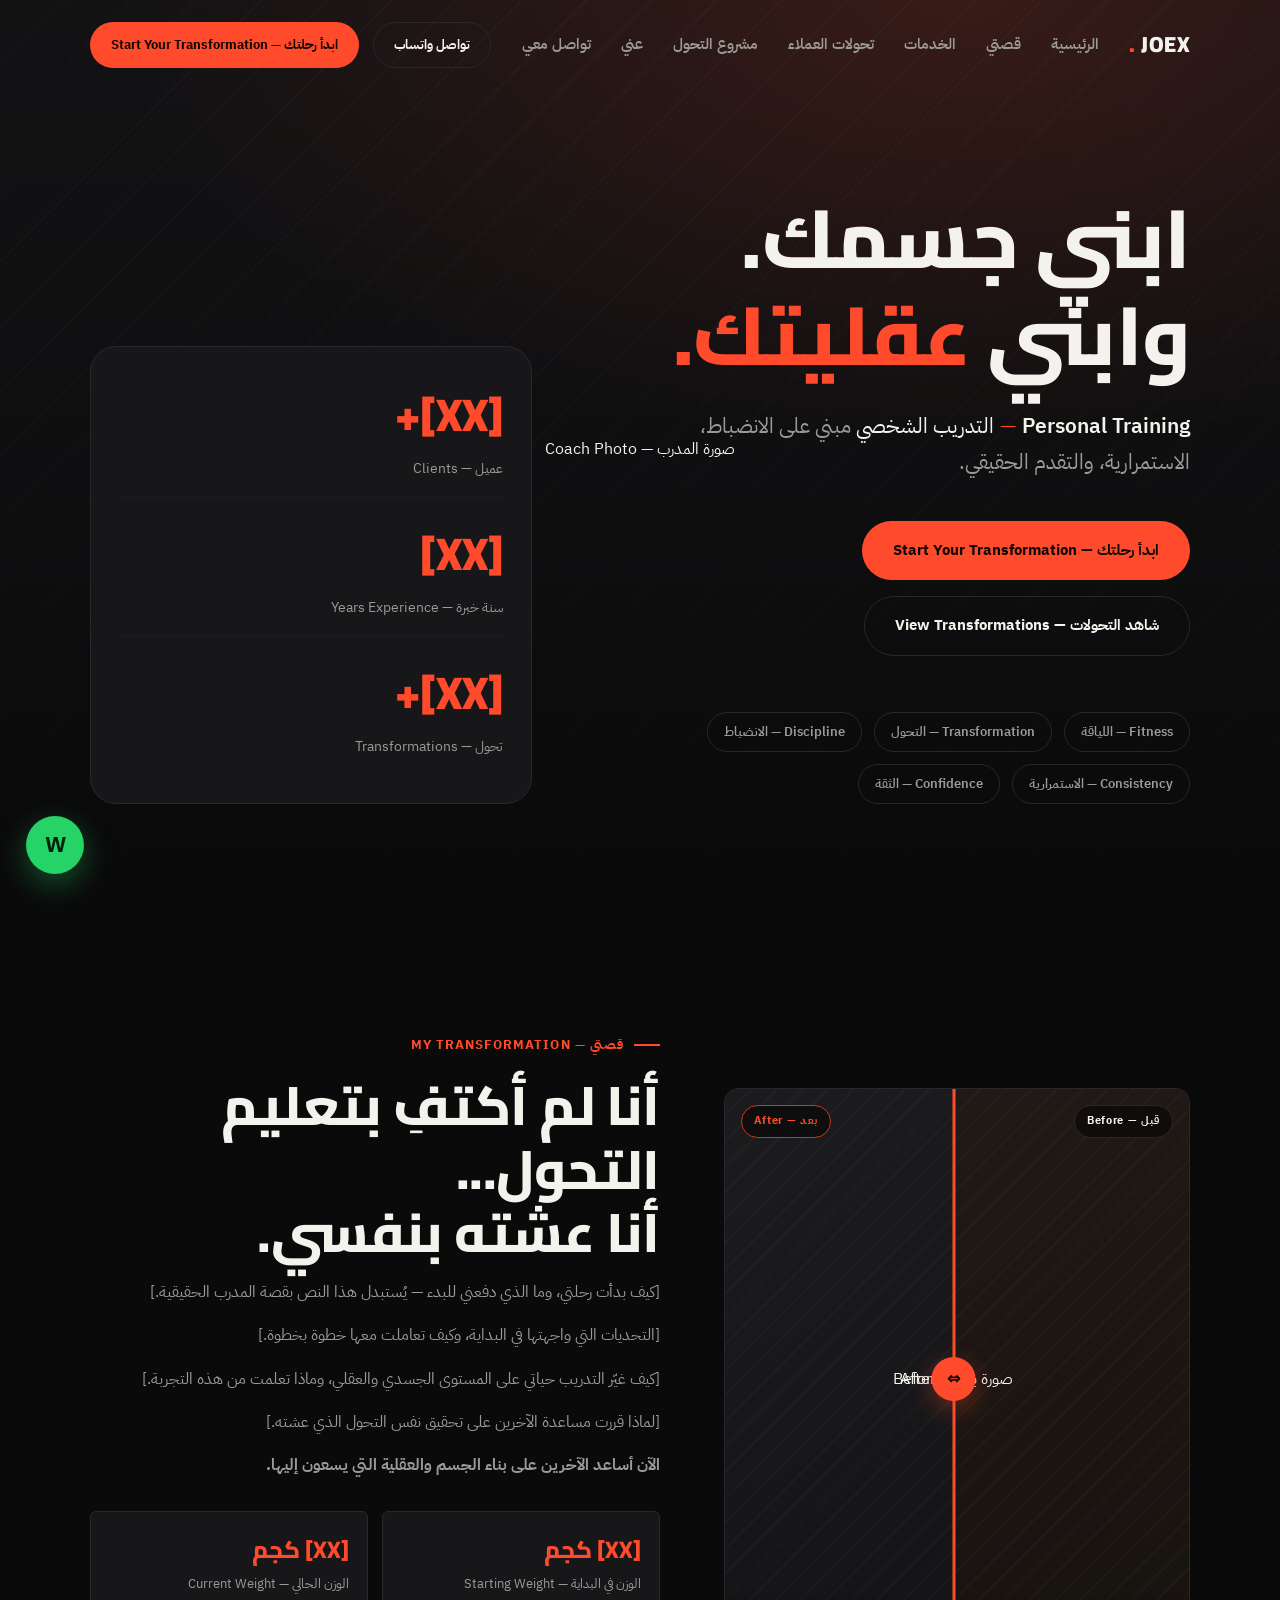
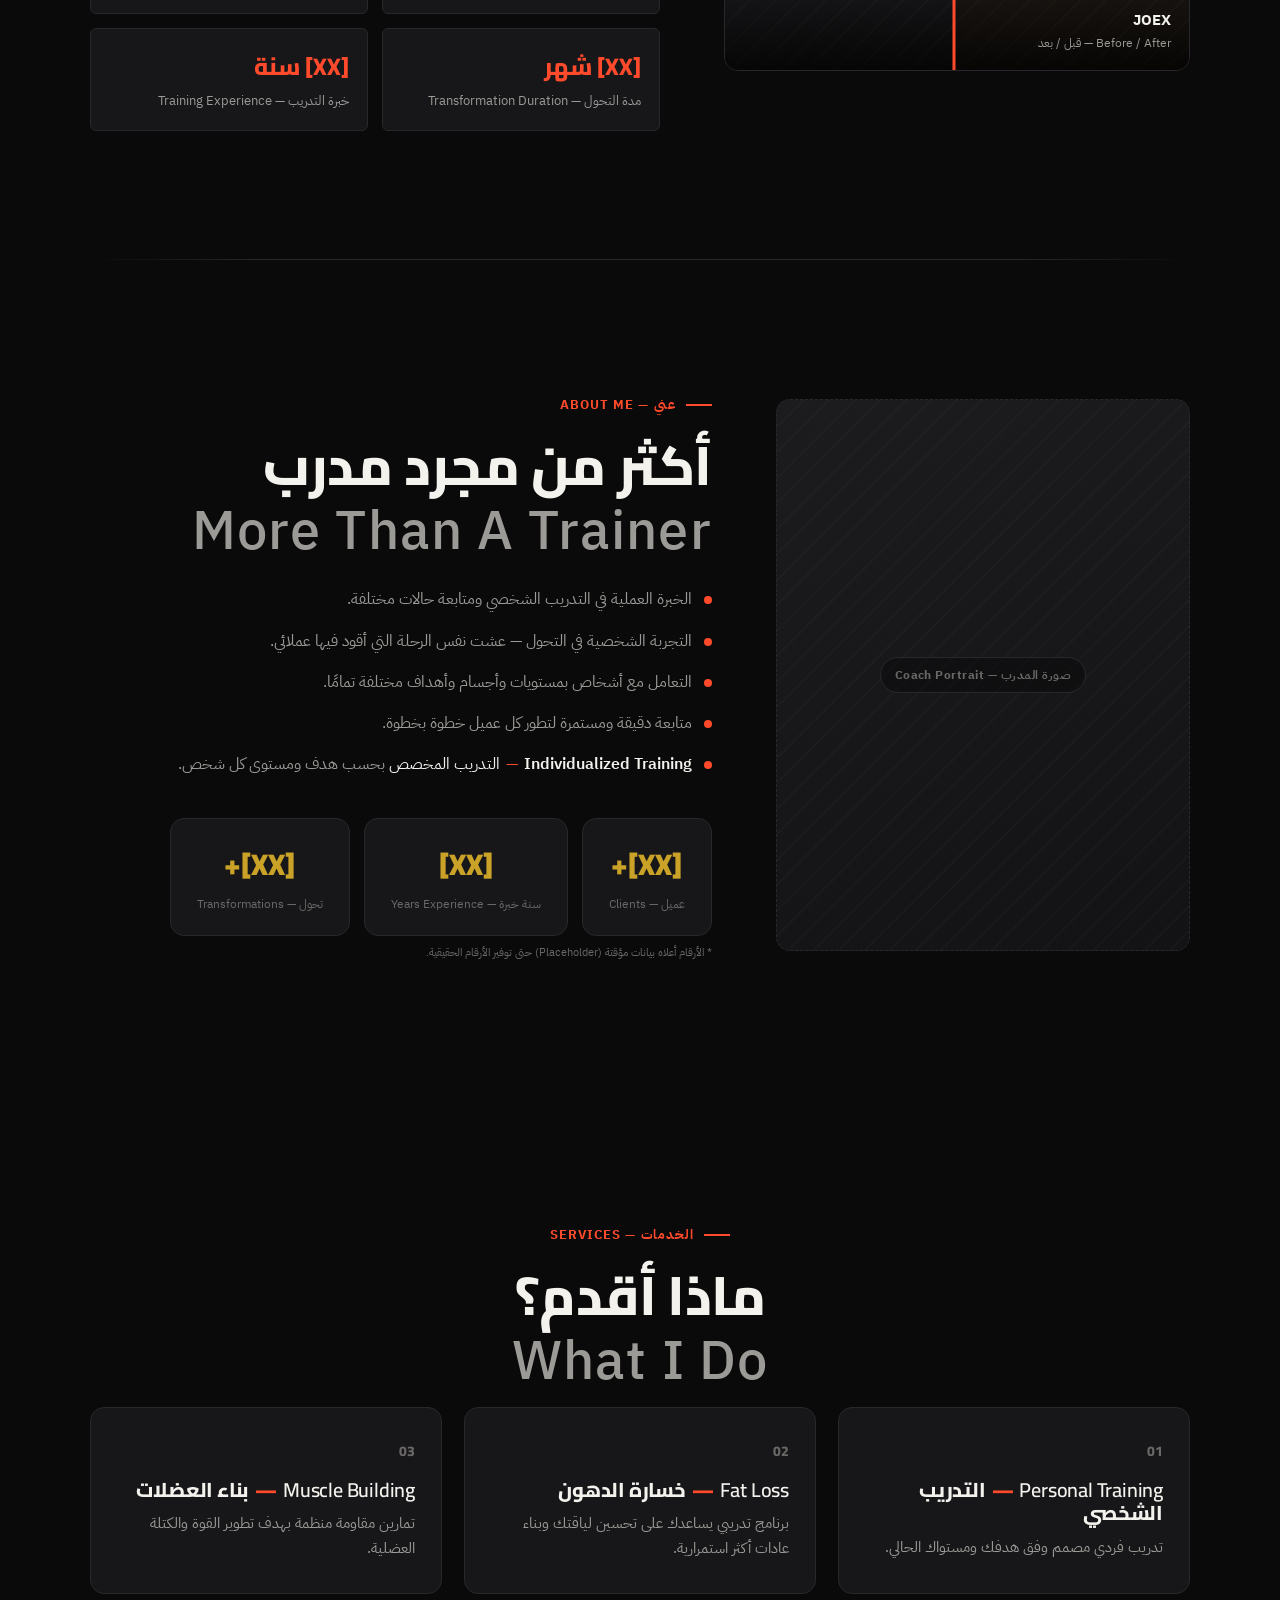
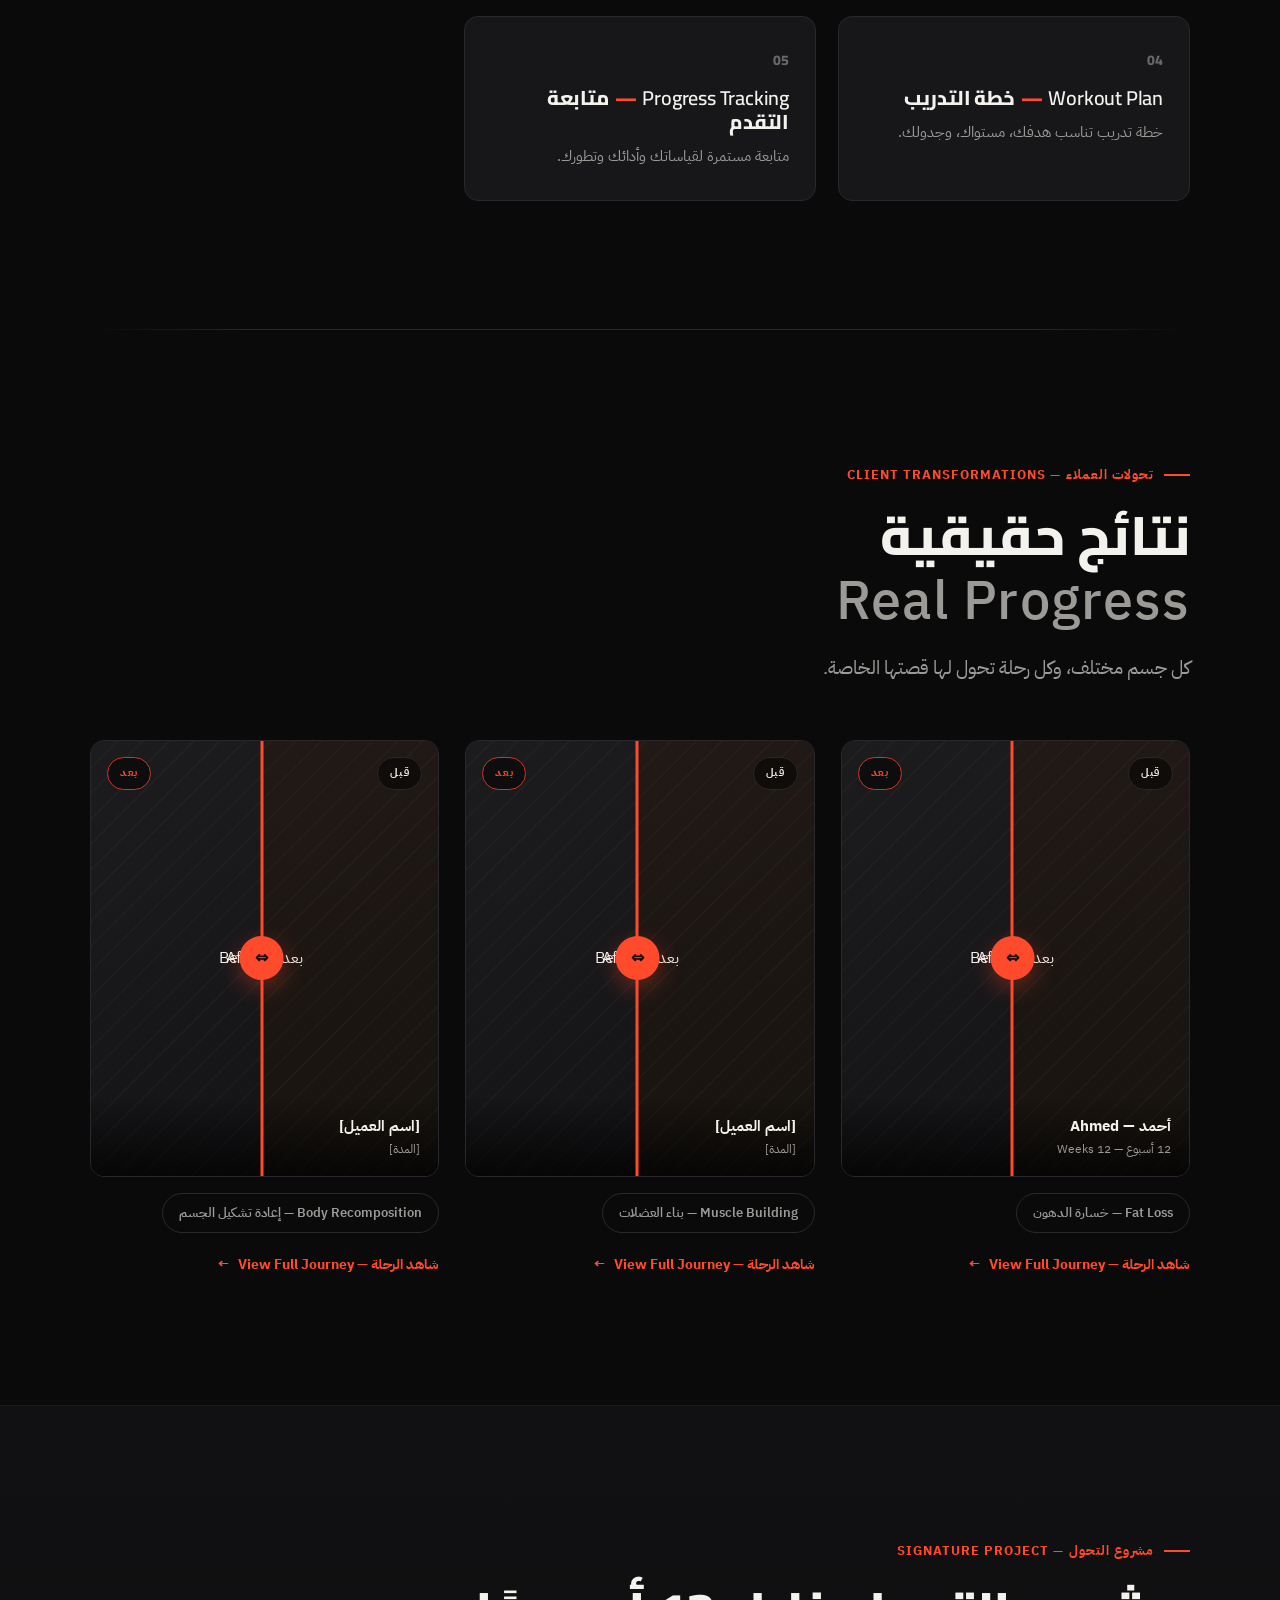
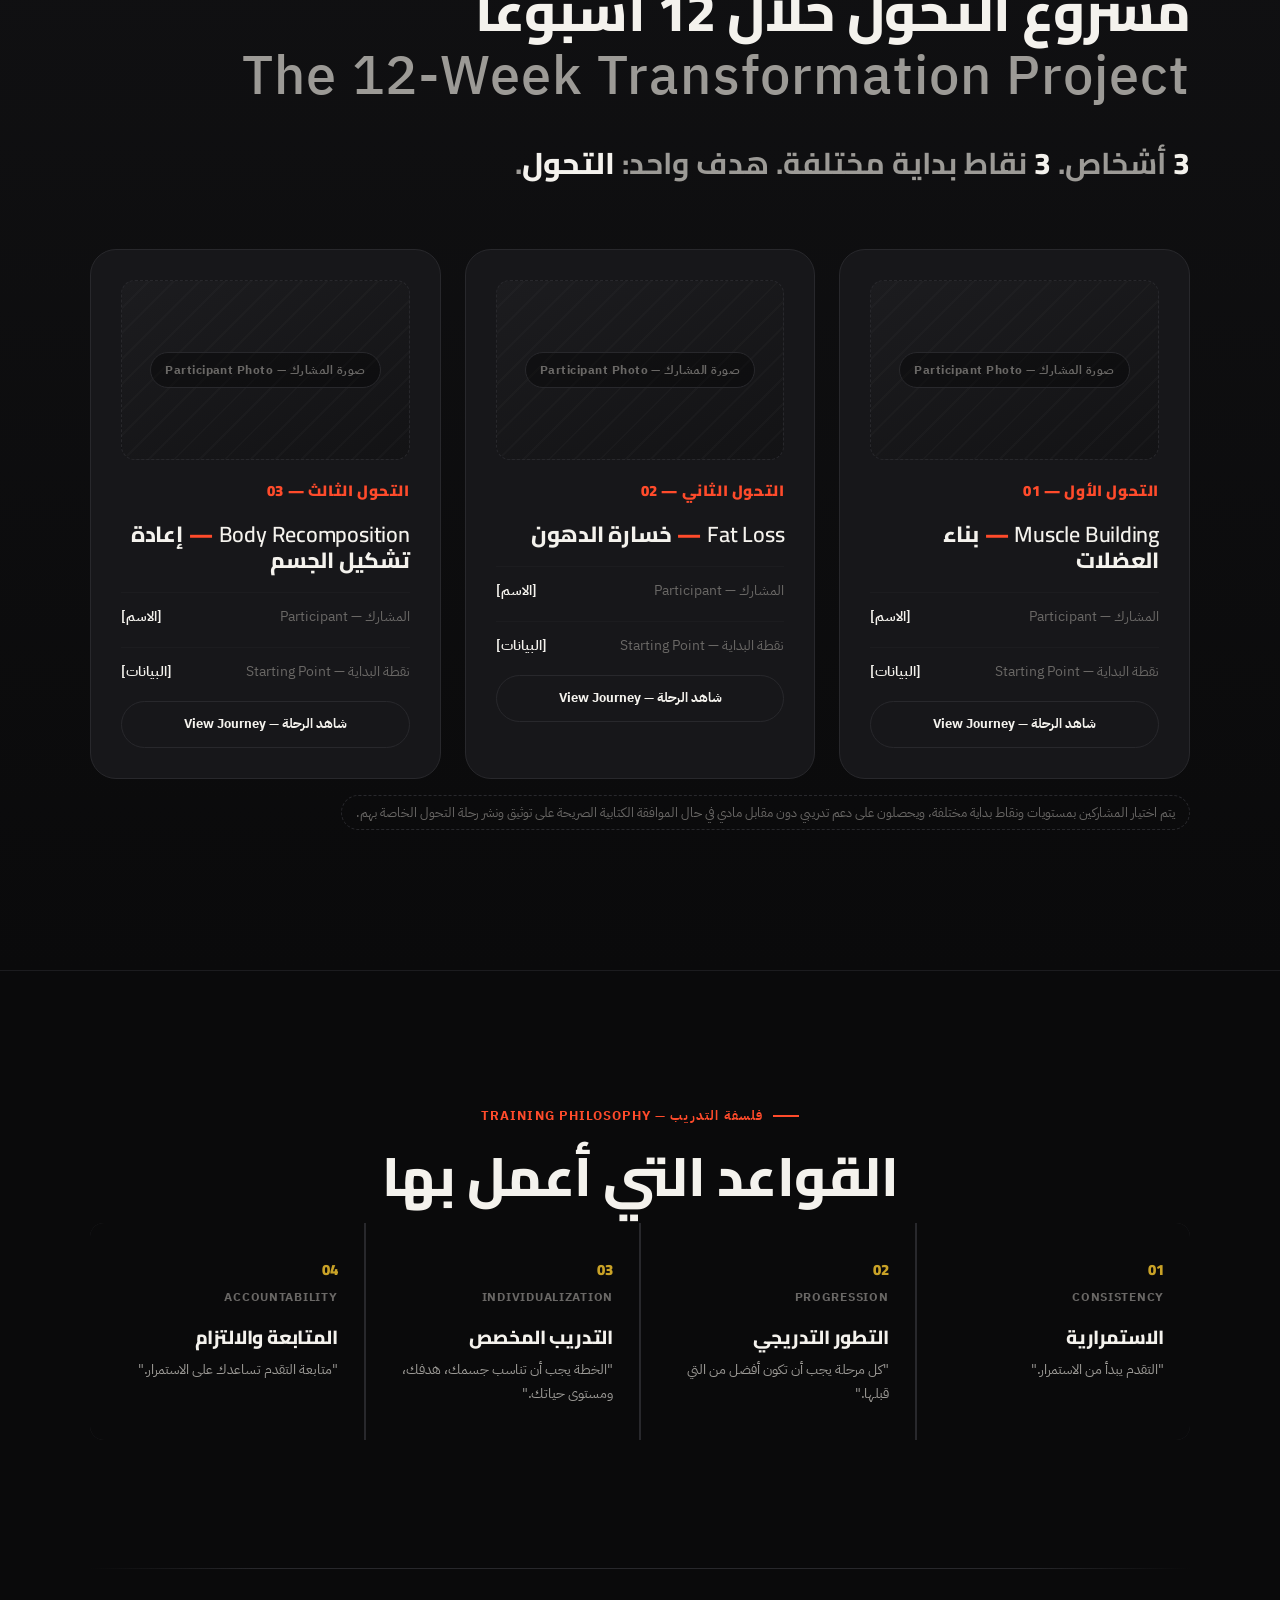
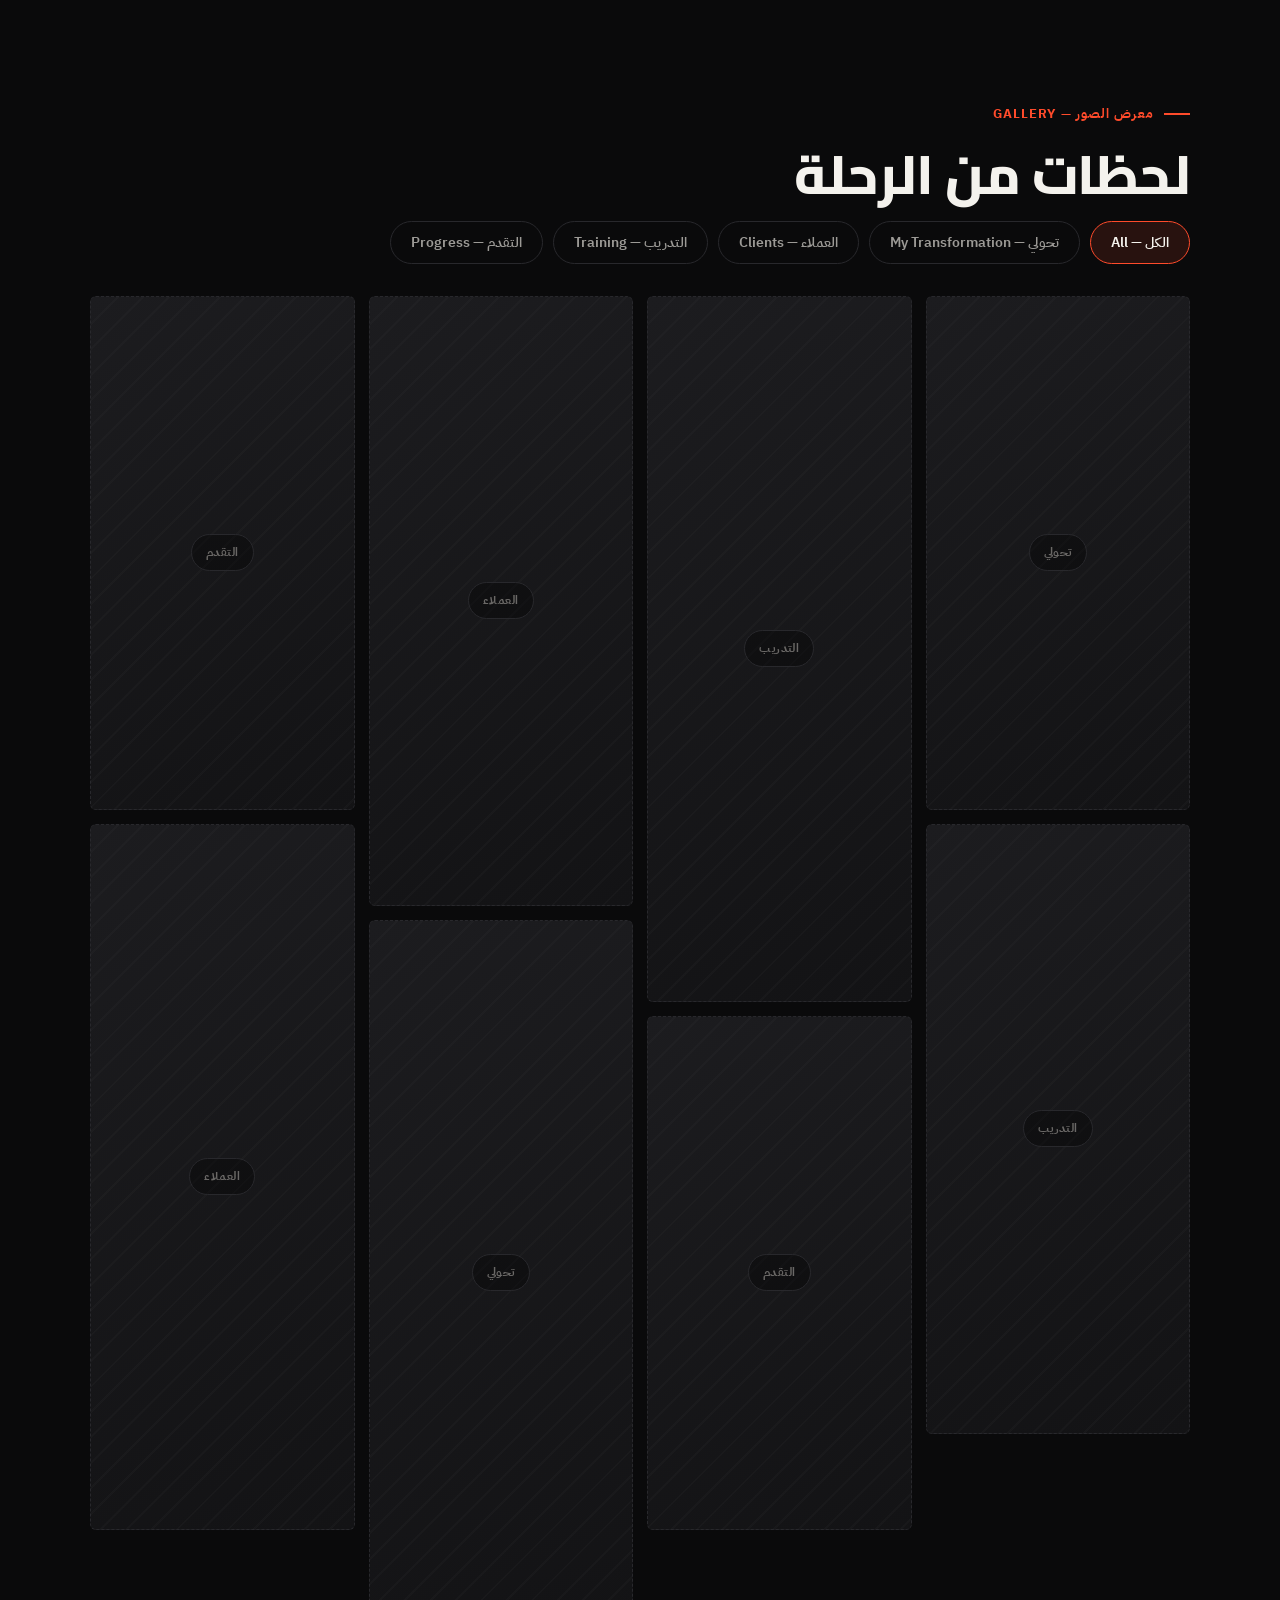
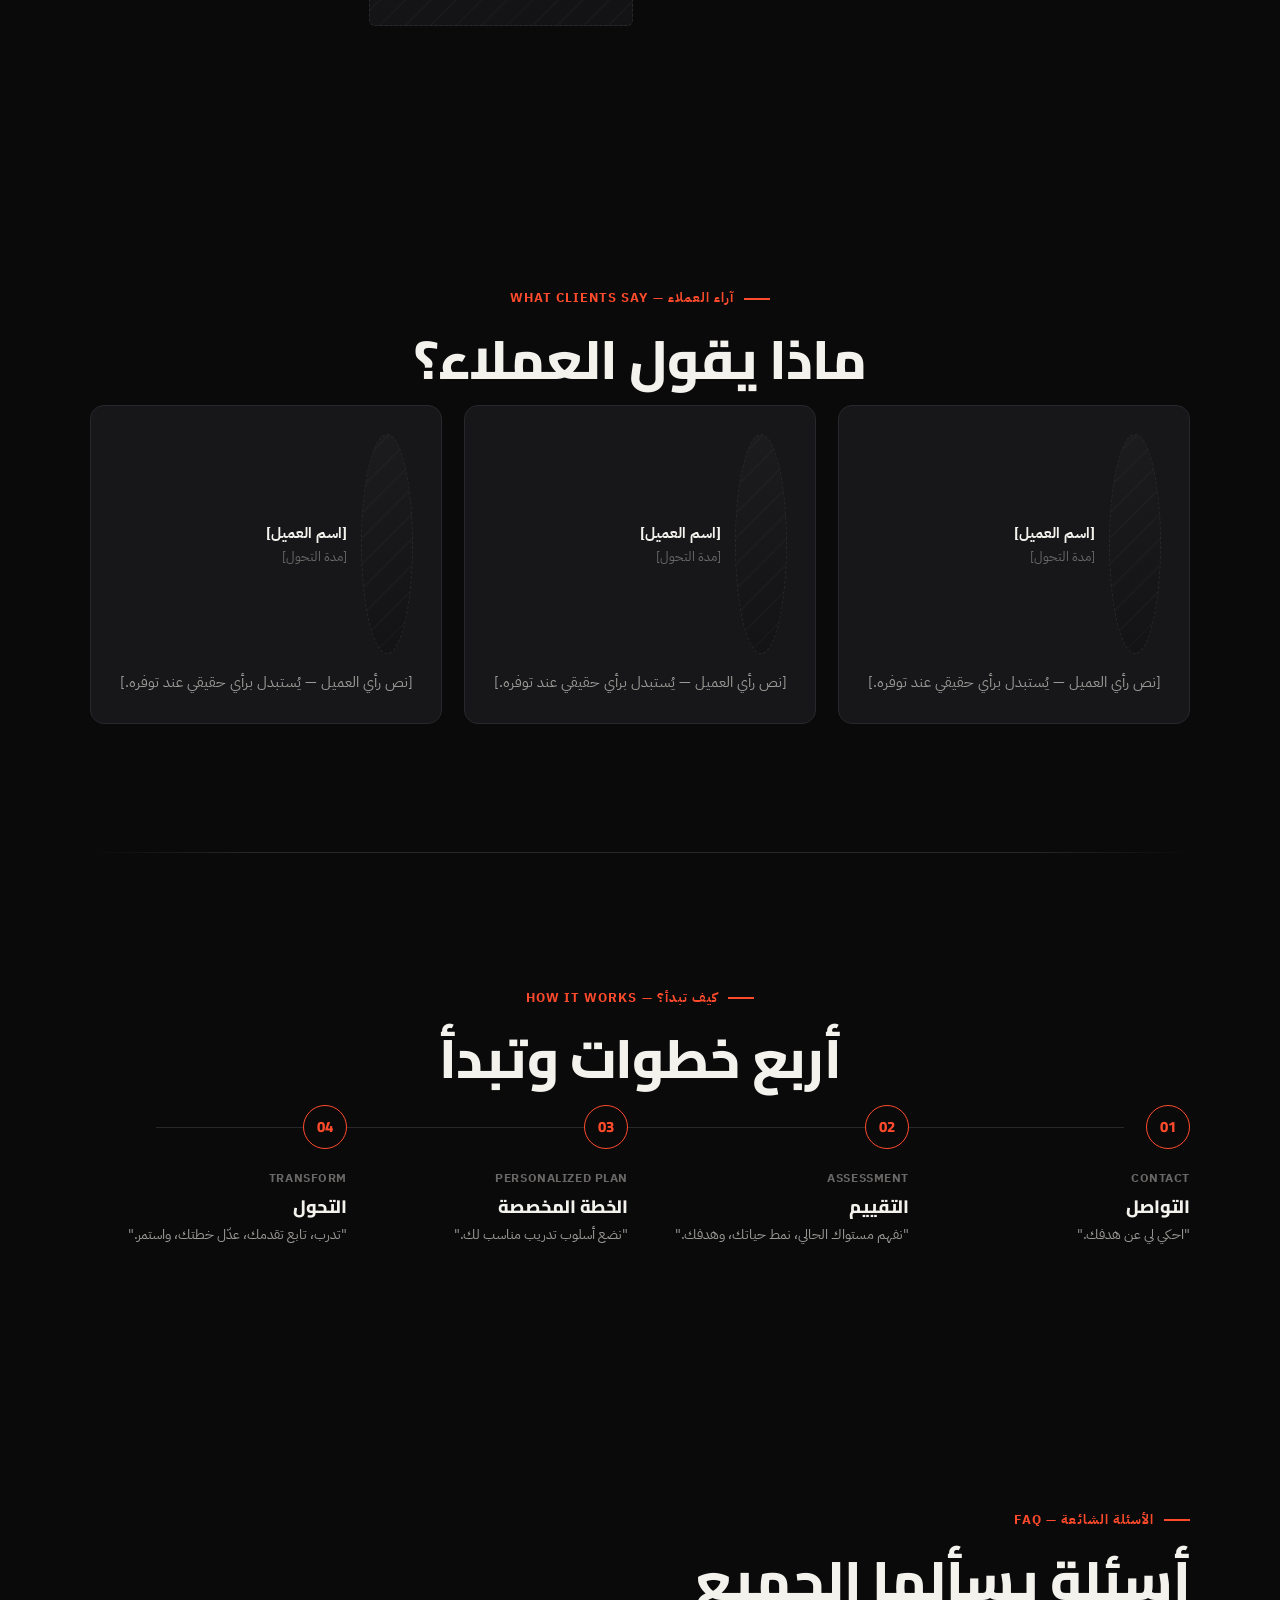
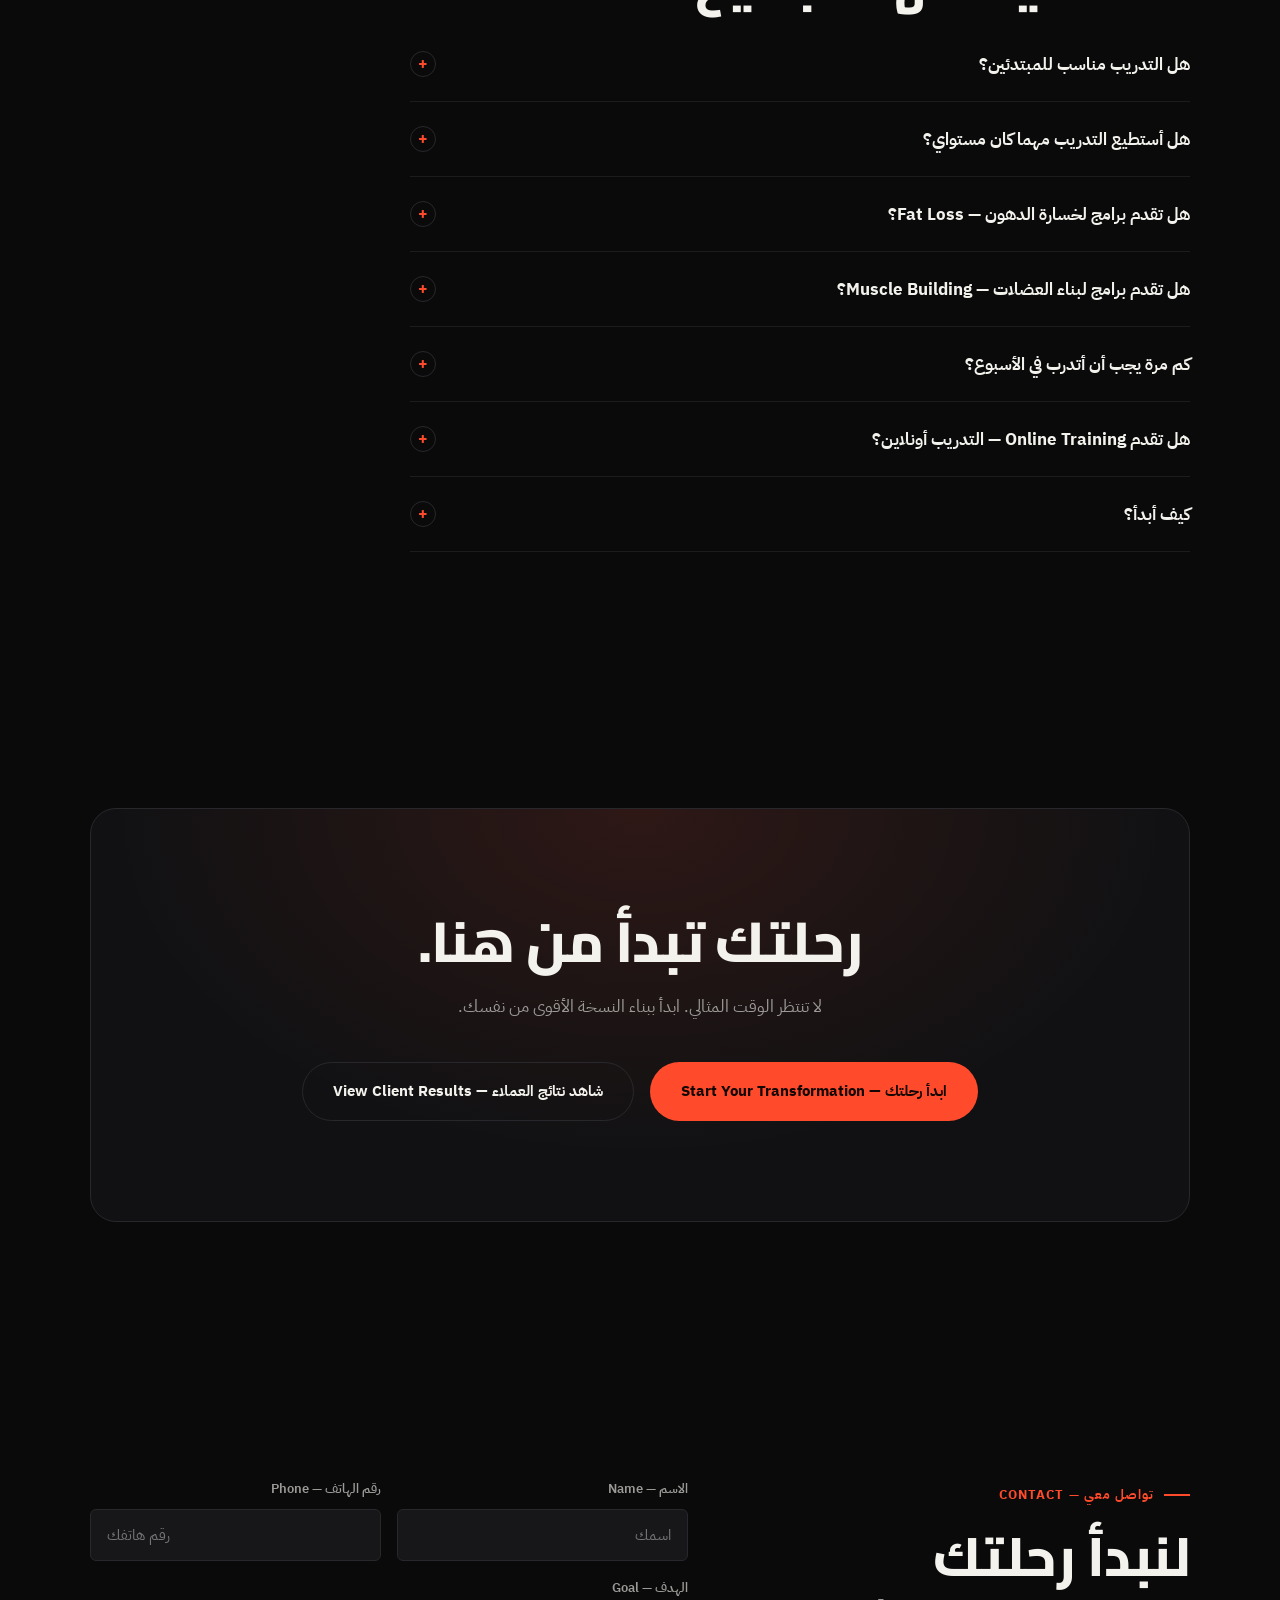
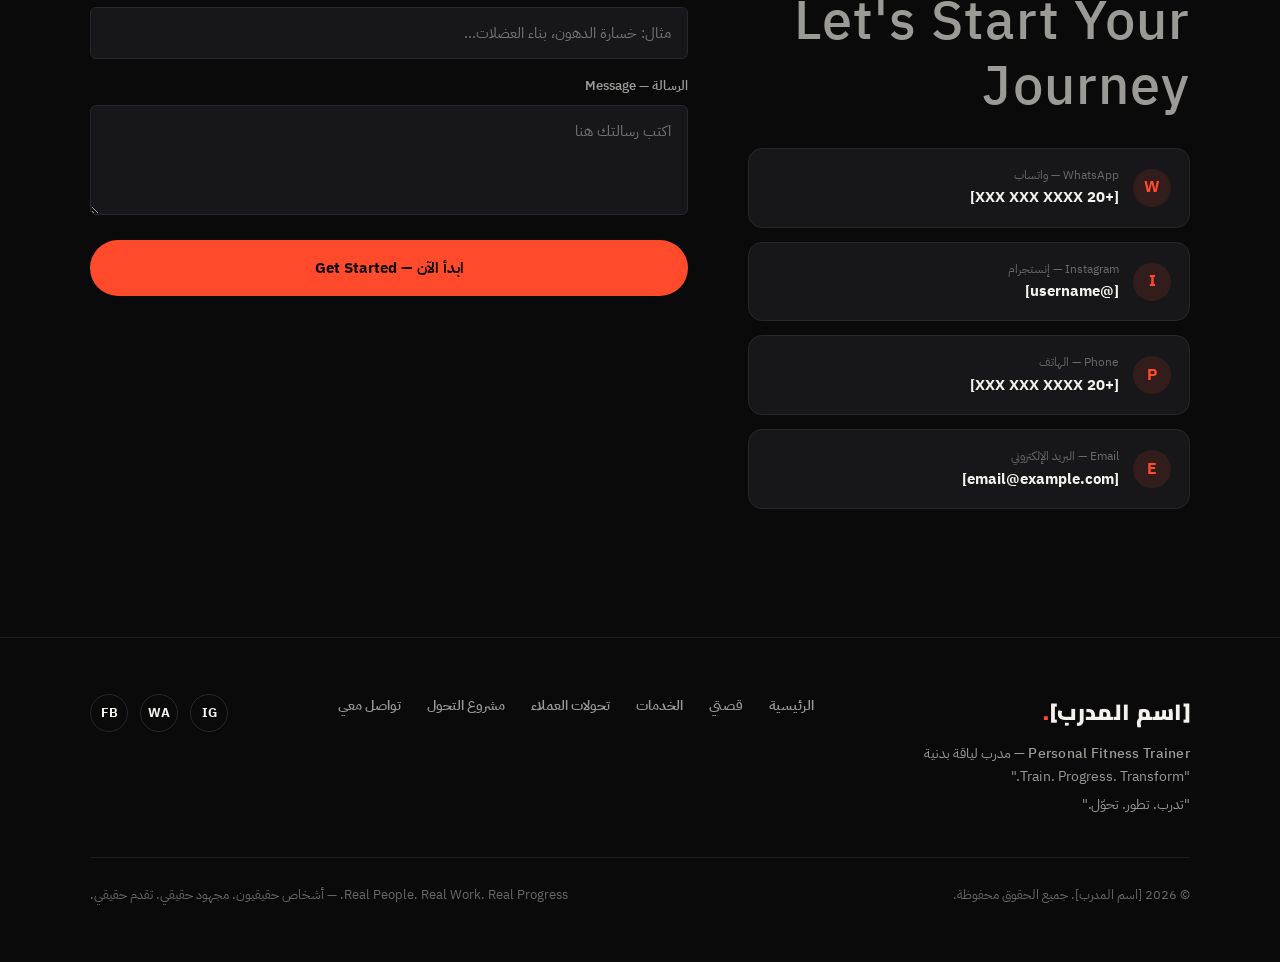
<file: index.html>
<!DOCTYPE html>
<html lang="ar" dir="rtl">
<head>
<meta charset="UTF-8">
<meta name="viewport" content="width=device-width, initial-scale=1.0">
<title> JOEX — Personal Fitness Trainer | مدرب لياقة بدنية</title>
<link rel="stylesheet" href="styles.css">
</head>
<body>

<!-- ================= NAV ================= -->
<nav class="nav" id="mainNav">
  <div class="wrap">
    <a href="#home" class="logo"> JOEX <span class="dot">.</span></a>
    <div class="nav-links">
      <a href="#home">الرئيسية</a>
      <a href="#story">قصتي</a>
      <a href="#services">الخدمات</a>
      <a href="#clients">تحولات العملاء</a>
      <a href="#project">مشروع التحول</a>
      <a href="#about">عني</a>
      <a href="#contact">تواصل معي</a>
    </div>
    <div class="nav-cta">
      <a href="#contact" class="btn btn-ghost btn-sm">تواصل واتساب</a>
      <a href="#contact" class="btn btn-primary btn-sm">ابدأ رحلتك — Start Your Transformation</a>
    </div>
    <button class="nav-burger" id="burgerBtn" aria-label="فتح القائمة">☰</button>
  </div>
</nav>

<div class="mobile-menu" id="mobileMenu">
  <a href="#home">الرئيسية</a>
  <a href="#story">قصتي</a>
  <a href="#services">الخدمات</a>
  <a href="#clients">تحولات العملاء</a>
  <a href="#project">مشروع التحول</a>
  <a href="#about">عني</a>
  <a href="#contact">تواصل معي</a>
  <a href="#contact" class="btn btn-primary">ابدأ رحلتك — Start Your Transformation</a>
</div>

<!-- ================= HERO ================= -->
<header class="hero" id="home">
  <div class="hero-bg"><div class="ph-label"><span class="ph-tag">صورة المدرب — Coach Photo</span></div></div>
  <div class="wrap hero-inner">
    <div class="hero-grid">
      <div>
        <h1>ابني جسمك.<br>وابني <span class="accent">عقليتك.</span></h1>
        <p class="hero-sub">
          <span class="term"><span class="en">Personal Training</span><span class="sep">—</span><span class="ar">التدريب الشخصي</span></span>
          مبني على الانضباط، الاستمرارية، والتقدم الحقيقي.
        </p>
        <div class="hero-actions">
          <a href="#contact" class="btn btn-primary">ابدأ رحلتك — Start Your Transformation</a>
          <a href="#clients" class="btn btn-ghost">شاهد التحولات — View Transformations</a>
        </div>
        <div class="hero-tags">
          <span class="tag">Fitness — اللياقة</span>
          <span class="tag">Transformation — التحول</span>
          <span class="tag">Discipline — الانضباط</span>
          <span class="tag">Consistency — الاستمرارية</span>
          <span class="tag">Confidence — الثقة</span>
        </div>
      </div>
      <div class="hero-stat-card reveal">
        <div class="hero-stat-row"><div><div class="num">[XX]+</div><div class="lbl">عميل — Clients</div></div></div>
        <div class="hero-stat-row"><div><div class="num">[XX]</div><div class="lbl">سنة خبرة — Years Experience</div></div></div>
        <div class="hero-stat-row"><div><div class="num">[XX]+</div><div class="lbl">تحول — Transformations</div></div></div>
      </div>
    </div>
  </div>
</header>

<!-- ================= MY TRANSFORMATION ================= -->
<section id="story">
  <div class="wrap">
    <div class="mt-grid">
      <div class="reveal">
        <div class="ba-slider" data-ba>
          <div class="ba-pane ba-after"><div class="ph-tag" style="position:relative;z-index:1">صورة بعد — After</div></div>
          <div class="ba-clip" data-ba-clip><div class="ba-pane ba-before"><div class="ph-tag" style="position:relative;z-index:1">صورة قبل — Before</div></div></div>
          <span class="ba-badge before-badge">قبل — Before</span>
          <span class="ba-badge after-badge">بعد — After</span>
          <div class="ba-handle" data-ba-handle></div>
          <div class="ba-caption"><div><div class="name"> JOEX </div><div class="meta">Before / After — قبل / بعد</div></div></div>
        </div>
      </div>
      <div class="mt-story reveal">
        <div class="eyebrow">قصتي — My Transformation</div>
        <h2 class="section-title">أنا لم أكتفِ بتعليم التحول...<br>أنا عشته بنفسي.</h2>
        <p>[كيف بدأت رحلتي، وما الذي دفعني للبدء — يُستبدل هذا النص بقصة المدرب الحقيقية.]</p>
        <p>[التحديات التي واجهتها في البداية، وكيف تعاملت معها خطوة بخطوة.]</p>
        <p>[كيف غيّر التدريب حياتي على المستوى الجسدي والعقلي، وماذا تعلمت من هذه التجربة.]</p>
        <p>[لماذا قررت مساعدة الآخرين على تحقيق نفس التحول الذي عشته.]</p>
        <p><strong>الآن أساعد الآخرين على بناء الجسم والعقلية التي يسعون إليها.</strong></p>
        <div class="mt-stats">
          <div class="mt-stat"><div class="v">[XX] كجم</div><div class="k">الوزن في البداية — Starting Weight</div></div>
          <div class="mt-stat"><div class="v">[XX] كجم</div><div class="k">الوزن الحالي — Current Weight</div></div>
          <div class="mt-stat"><div class="v">[XX] شهر</div><div class="k">مدة التحول — Transformation Duration</div></div>
          <div class="mt-stat"><div class="v">[XX] سنة</div><div class="k">خبرة التدريب — Training Experience</div></div>
        </div>
      </div>
    </div>
  </div>
</section>

<div class="wrap"><div class="divider"></div></div>

<!-- ================= ABOUT ================= -->
<section id="about">
  <div class="wrap">
    <div class="about-grid">
      <div class="reveal"><div class="ph portrait"><span class="ph-tag">صورة المدرب — Coach Portrait</span></div></div>
      <div class="reveal">
        <div class="eyebrow">عني — About Me</div>
        <h2 class="section-title">أكثر من مجرد مدرب<br><span class="eng">More Than A Trainer</span></h2>
        <ul class="about-list">
          <li><span class="ic"></span><span>الخبرة العملية في التدريب الشخصي ومتابعة حالات مختلفة.</span></li>
          <li><span class="ic"></span><span>التجربة الشخصية في التحول — عشت نفس الرحلة التي أقود فيها عملائي.</span></li>
          <li><span class="ic"></span><span>التعامل مع أشخاص بمستويات وأجسام وأهداف مختلفة تمامًا.</span></li>
          <li><span class="ic"></span><span>متابعة دقيقة ومستمرة لتطور كل عميل خطوة بخطوة.</span></li>
          <li><span class="ic"></span><span><span class="term"><span class="en">Individualized Training</span><span class="sep">—</span><span class="ar">التدريب المخصص</span></span> بحسب هدف ومستوى كل شخص.</span></li>
        </ul>
        <div class="about-stats">
          <div class="about-stat"><div class="v">[XX]+</div><div class="k">عميل — Clients</div></div>
          <div class="about-stat"><div class="v">[XX]</div><div class="k">سنة خبرة — Years Experience</div></div>
          <div class="about-stat"><div class="v">[XX]+</div><div class="k">تحول — Transformations</div></div>
        </div>
        <div class="placeholder-flag">* الأرقام أعلاه بيانات مؤقتة (Placeholder) حتى توفير الأرقام الحقيقية.</div>
      </div>
    </div>
  </div>
</section>

<!-- ================= SERVICES ================= -->
<section id="services">
  <div class="wrap">
    <div class="section-head center">
      <div class="eyebrow" style="justify-content:center">الخدمات — Services</div>
      <h2 class="section-title">ماذا أقدم؟<br><span class="eng">What I Do</span></h2>
    </div>
    <div class="service-grid">
      <div class="service-card reveal">
        <div class="num">01</div>
        <h3><span class="term"><span class="en">Personal Training</span><span class="sep">—</span><span class="ar">التدريب الشخصي</span></span></h3>
        <p>تدريب فردي مصمم وفق هدفك ومستواك الحالي.</p>
      </div>
      <div class="service-card reveal">
        <div class="num">02</div>
        <h3><span class="term"><span class="en">Fat Loss</span><span class="sep">—</span><span class="ar">خسارة الدهون</span></span></h3>
        <p>برنامج تدريبي يساعدك على تحسين لياقتك وبناء عادات أكثر استمرارية.</p>
      </div>
      <div class="service-card reveal">
        <div class="num">03</div>
        <h3><span class="term"><span class="en">Muscle Building</span><span class="sep">—</span><span class="ar">بناء العضلات</span></span></h3>
        <p>تمارين مقاومة منظمة بهدف تطوير القوة والكتلة العضلية.</p>
      </div>
      <div class="service-card reveal">
        <div class="num">04</div>
        <h3><span class="term"><span class="en">Workout Plan</span><span class="sep">—</span><span class="ar">خطة التدريب</span></span></h3>
        <p>خطة تدريب تناسب هدفك، مستواك، وجدولك.</p>
      </div>
      <div class="service-card reveal">
        <div class="num">05</div>
        <h3><span class="term"><span class="en">Progress Tracking</span><span class="sep">—</span><span class="ar">متابعة التقدم</span></span></h3>
        <p>متابعة مستمرة لقياساتك وأدائك وتطورك.</p>
      </div>
    </div>
  </div>
</section>

<div class="wrap"><div class="divider"></div></div>

<!-- ================= CLIENT TRANSFORMATIONS ================= -->
<section id="clients">
  <div class="wrap">
    <div class="section-head">
      <div class="eyebrow">تحولات العملاء — Client Transformations</div>
      <h2 class="section-title">نتائج حقيقية<br><span class="eng">Real Progress</span></h2>
      <p class="section-sub">كل جسم مختلف، وكل رحلة تحول لها قصتها الخاصة.</p>
    </div>
    <div class="client-grid">
      <div class="client-card reveal">
        <div class="ba-slider" data-ba>
          <div class="ba-pane ba-after"><div class="ph-tag" style="position:relative;z-index:1">بعد — After</div></div>
          <div class="ba-clip" data-ba-clip><div class="ba-pane ba-before"><div class="ph-tag" style="position:relative;z-index:1">قبل — Before</div></div></div>
          <span class="ba-badge before-badge">قبل</span><span class="ba-badge after-badge">بعد</span>
          <div class="ba-handle" data-ba-handle></div>
          <div class="ba-caption"><div><div class="name">أحمد — Ahmed</div><div class="meta">12 أسبوع — 12 Weeks</div></div></div>
        </div>
        <div class="client-tags"><span class="tag">Fat Loss — خسارة الدهون</span></div>
        <a href="journey.html" class="view">شاهد الرحلة — View Full Journey</a>
      </div>
      <div class="client-card reveal">
        <div class="ba-slider" data-ba>
          <div class="ba-pane ba-after"><div class="ph-tag" style="position:relative;z-index:1">بعد — After</div></div>
          <div class="ba-clip" data-ba-clip><div class="ba-pane ba-before"><div class="ph-tag" style="position:relative;z-index:1">قبل — Before</div></div></div>
          <span class="ba-badge before-badge">قبل</span><span class="ba-badge after-badge">بعد</span>
          <div class="ba-handle" data-ba-handle></div>
          <div class="ba-caption"><div><div class="name">[اسم العميل]</div><div class="meta">[المدة]</div></div></div>
        </div>
        <div class="client-tags"><span class="tag">Muscle Building — بناء العضلات</span></div>
        <a href="journey.html" class="view">شاهد الرحلة — View Full Journey</a>
      </div>
      <div class="client-card reveal">
        <div class="ba-slider" data-ba>
          <div class="ba-pane ba-after"><div class="ph-tag" style="position:relative;z-index:1">بعد — After</div></div>
          <div class="ba-clip" data-ba-clip><div class="ba-pane ba-before"><div class="ph-tag" style="position:relative;z-index:1">قبل — Before</div></div></div>
          <span class="ba-badge before-badge">قبل</span><span class="ba-badge after-badge">بعد</span>
          <div class="ba-handle" data-ba-handle></div>
          <div class="ba-caption"><div><div class="name">[اسم العميل]</div><div class="meta">[المدة]</div></div></div>
        </div>
        <div class="client-tags"><span class="tag">Body Recomposition — إعادة تشكيل الجسم</span></div>
        <a href="journey.html" class="view">شاهد الرحلة — View Full Journey</a>
      </div>
    </div>
  </div>
</section>

<!-- ================= 12-WEEK TRANSFORMATION PROJECT ================= -->
<div class="project-band" id="project">
  <section>
    <div class="wrap">
      <div class="section-head">
        <div class="eyebrow">مشروع التحول — Signature Project</div>
        <h2 class="section-title">مشروع التحول خلال 12 أسبوعًا<br><span class="eng">The 12-Week Transformation Project</span></h2>
      </div>
      <p class="project-tagline"><b>3</b> أشخاص. <b>3</b> نقاط بداية مختلفة. هدف واحد: <b>التحول</b>.</p>
      <div class="project-grid">
        <div class="project-card reveal">
          <div class="ph wide"><span class="ph-tag">صورة المشارك — Participant Photo</span></div>
          <div class="idx">التحول الأول — 01</div>
          <h3><span class="term"><span class="en">Muscle Building</span><span class="sep">—</span><span class="ar">بناء العضلات</span></span></h3>
          <div class="field"><span class="k">المشارك — Participant</span><span class="v">[الاسم]</span></div>
          <div class="field"><span class="k">نقطة البداية — Starting Point</span><span class="v">[البيانات]</span></div>
          <a href="journey.html" class="btn btn-ghost btn-sm">شاهد الرحلة — View Journey</a>
        </div>
        <div class="project-card reveal">
          <div class="ph wide"><span class="ph-tag">صورة المشارك — Participant Photo</span></div>
          <div class="idx">التحول الثاني — 02</div>
          <h3><span class="term"><span class="en">Fat Loss</span><span class="sep">—</span><span class="ar">خسارة الدهون</span></span></h3>
          <div class="field"><span class="k">المشارك — Participant</span><span class="v">[الاسم]</span></div>
          <div class="field"><span class="k">نقطة البداية — Starting Point</span><span class="v">[البيانات]</span></div>
          <a href="journey.html" class="btn btn-ghost btn-sm">شاهد الرحلة — View Journey</a>
        </div>
        <div class="project-card reveal">
          <div class="ph wide"><span class="ph-tag">صورة المشارك — Participant Photo</span></div>
          <div class="idx">التحول الثالث — 03</div>
          <h3><span class="term"><span class="en">Body Recomposition</span><span class="sep">—</span><span class="ar">إعادة تشكيل الجسم</span></span></h3>
          <div class="field"><span class="k">المشارك — Participant</span><span class="v">[الاسم]</span></div>
          <div class="field"><span class="k">نقطة البداية — Starting Point</span><span class="v">[البيانات]</span></div>
          <a href="journey.html" class="btn btn-ghost btn-sm">شاهد الرحلة — View Journey</a>
        </div>
      </div>
      <p class="badge-note">يتم اختيار المشاركين بمستويات ونقاط بداية مختلفة، ويحصلون على دعم تدريبي دون مقابل مادي في حال الموافقة الكتابية الصريحة على توثيق ونشر رحلة التحول الخاصة بهم.</p>
    </div>
  </section>
</div>

<!-- ================= TRAINING PHILOSOPHY ================= -->
<section>
  <div class="wrap">
    <div class="section-head center">
      <div class="eyebrow" style="justify-content:center">فلسفة التدريب — Training Philosophy</div>
      <h2 class="section-title">القواعد التي أعمل بها</h2>
    </div>
    <div class="phil-grid">
      <div class="phil-card reveal">
        <div class="idx">01</div>
        <span class="en-line">Consistency</span>
        <h3>الاستمرارية</h3>
        <p>"التقدم يبدأ من الاستمرار."</p>
      </div>
      <div class="phil-card reveal">
        <div class="idx">02</div>
        <span class="en-line">Progression</span>
        <h3>التطور التدريجي</h3>
        <p>"كل مرحلة يجب أن تكون أفضل من التي قبلها."</p>
      </div>
      <div class="phil-card reveal">
        <div class="idx">03</div>
        <span class="en-line">Individualization</span>
        <h3>التدريب المخصص</h3>
        <p>"الخطة يجب أن تناسب جسمك، هدفك، ومستوى حياتك."</p>
      </div>
      <div class="phil-card reveal">
        <div class="idx">04</div>
        <span class="en-line">Accountability</span>
        <h3>المتابعة والالتزام</h3>
        <p>"متابعة التقدم تساعدك على الاستمرار."</p>
      </div>
    </div>
  </div>
</section>

<div class="wrap"><div class="divider"></div></div>

<!-- ================= GALLERY ================= -->
<section id="gallery">
  <div class="wrap">
    <div class="section-head">
      <div class="eyebrow">معرض الصور — Gallery</div>
      <h2 class="section-title">لحظات من الرحلة</h2>
    </div>
    <div class="gallery-tabs">
      <button class="gtab active" data-filter="all">الكل — All</button>
      <button class="gtab" data-filter="me">تحولي — My Transformation</button>
      <button class="gtab" data-filter="clients">العملاء — Clients</button>
      <button class="gtab" data-filter="training">التدريب — Training</button>
      <button class="gtab" data-filter="progress">التقدم — Progress</button>
    </div>
    <div class="gallery-grid">
      <div class="ph g1" data-cat="me"><span class="ph-tag">تحولي</span></div>
      <div class="ph g2" data-cat="training"><span class="ph-tag">التدريب</span></div>
      <div class="ph g3" data-cat="clients"><span class="ph-tag">العملاء</span></div>
      <div class="ph g1" data-cat="progress"><span class="ph-tag">التقدم</span></div>
      <div class="ph g3" data-cat="training"><span class="ph-tag">التدريب</span></div>
      <div class="ph g2" data-cat="clients"><span class="ph-tag">العملاء</span></div>
      <div class="ph g2" data-cat="me"><span class="ph-tag">تحولي</span></div>
      <div class="ph g1" data-cat="progress"><span class="ph-tag">التقدم</span></div>
    </div>
  </div>
</section>

<!-- ================= TESTIMONIALS ================= -->
<section id="testimonials">
  <div class="wrap">
    <div class="section-head center">
      <div class="eyebrow" style="justify-content:center">آراء العملاء — What Clients Say</div>
      <h2 class="section-title">ماذا يقول العملاء؟</h2>
    </div>
    <div class="testi-grid">
      <div class="testi-card reveal">
        <div class="testi-top">
          <div class="ph testi-avatar"></div>
          <div><div class="testi-name">[اسم العميل]</div><div class="testi-dur">[مدة التحول]</div></div>
        </div>
        <p class="testi-quote">[نص رأي العميل — يُستبدل برأي حقيقي عند توفره.]</p>
      </div>
      <div class="testi-card reveal">
        <div class="testi-top">
          <div class="ph testi-avatar"></div>
          <div><div class="testi-name">[اسم العميل]</div><div class="testi-dur">[مدة التحول]</div></div>
        </div>
        <p class="testi-quote">[نص رأي العميل — يُستبدل برأي حقيقي عند توفره.]</p>
      </div>
      <div class="testi-card reveal">
        <div class="testi-top">
          <div class="ph testi-avatar"></div>
          <div><div class="testi-name">[اسم العميل]</div><div class="testi-dur">[مدة التحول]</div></div>
        </div>
        <p class="testi-quote">[نص رأي العميل — يُستبدل برأي حقيقي عند توفره.]</p>
      </div>
    </div>
  </div>
</section>

<div class="wrap"><div class="divider"></div></div>

<!-- ================= HOW IT WORKS ================= -->
<section id="how">
  <div class="wrap">
    <div class="section-head center">
      <div class="eyebrow" style="justify-content:center">كيف تبدأ؟ — How It Works</div>
      <h2 class="section-title">أربع خطوات وتبدأ</h2>
    </div>
    <div class="hiw-track">
      <div class="hiw-step reveal">
        <div class="hiw-num">01</div>
        <span class="en-line">Contact</span>
        <h3>التواصل</h3>
        <p>"احكي لي عن هدفك."</p>
      </div>
      <div class="hiw-step reveal">
        <div class="hiw-num">02</div>
        <span class="en-line">Assessment</span>
        <h3>التقييم</h3>
        <p>"نفهم مستواك الحالي، نمط حياتك، وهدفك."</p>
      </div>
      <div class="hiw-step reveal">
        <div class="hiw-num">03</div>
        <span class="en-line">Personalized Plan</span>
        <h3>الخطة المخصصة</h3>
        <p>"نضع أسلوب تدريب مناسب لك."</p>
      </div>
      <div class="hiw-step reveal">
        <div class="hiw-num">04</div>
        <span class="en-line">Transform</span>
        <h3>التحول</h3>
        <p>"تدرب، تابع تقدمك، عدّل خطتك، واستمر."</p>
      </div>
    </div>
  </div>
</section>

<!-- ================= FAQ ================= -->
<section id="faq">
  <div class="wrap">
    <div class="section-head">
      <div class="eyebrow">الأسئلة الشائعة — FAQ</div>
      <h2 class="section-title">أسئلة يسألها الجميع</h2>
    </div>
    <div class="faq-list">
      <div class="faq-item">
        <button class="faq-q">هل التدريب مناسب للمبتدئين؟<span class="plus">+</span></button>
        <div class="faq-a"><p>[إجابة قابلة للتعديل — نعم، يبدأ كل عميل من نقطة تناسب مستواه الحالي.]</p></div>
      </div>
      <div class="faq-item">
        <button class="faq-q">هل أستطيع التدريب مهما كان مستواي؟<span class="plus">+</span></button>
        <div class="faq-a"><p>[إجابة قابلة للتعديل تشرح كيف تُبنى الخطة حسب مستوى كل شخص.]</p></div>
      </div>
      <div class="faq-item">
        <button class="faq-q">هل تقدم برامج لخسارة الدهون — Fat Loss؟<span class="plus">+</span></button>
        <div class="faq-a"><p>[إجابة قابلة للتعديل توضح آلية العمل على خسارة الدهون.]</p></div>
      </div>
      <div class="faq-item">
        <button class="faq-q">هل تقدم برامج لبناء العضلات — Muscle Building؟<span class="plus">+</span></button>
        <div class="faq-a"><p>[إجابة قابلة للتعديل توضح آلية العمل على بناء العضلات.]</p></div>
      </div>
      <div class="faq-item">
        <button class="faq-q">كم مرة يجب أن أتدرب في الأسبوع؟<span class="plus">+</span></button>
        <div class="faq-a"><p>[إجابة قابلة للتعديل — يعتمد على الهدف ونمط الحياة.]</p></div>
      </div>
      <div class="faq-item">
        <button class="faq-q">هل تقدم Online Training — التدريب أونلاين؟<span class="plus">+</span></button>
        <div class="faq-a"><p>[إجابة قابلة للتعديل توضح تفاصيل التدريب عن بعد.]</p></div>
      </div>
      <div class="faq-item">
        <button class="faq-q">كيف أبدأ؟<span class="plus">+</span></button>
        <div class="faq-a"><p>[إجابة قابلة للتعديل — تواصل معي عبر واتساب أو النموذج أدناه.]</p></div>
      </div>
    </div>
  </div>
</section>

<!-- ================= FINAL CTA ================= -->
<section>
  <div class="wrap">
    <div class="final-cta reveal">
      <h2>رحلتك تبدأ من هنا.</h2>
      <p>لا تنتظر الوقت المثالي. ابدأ ببناء النسخة الأقوى من نفسك.</p>
      <div class="final-actions">
        <a href="#contact" class="btn btn-primary">ابدأ رحلتك — Start Your Transformation</a>
        <a href="#clients" class="btn btn-ghost">شاهد نتائج العملاء — View Client Results</a>
      </div>
    </div>
  </div>
</section>

<!-- ================= CONTACT ================= -->
<section id="contact">
  <div class="wrap">
    <div class="contact-grid">
      <div class="reveal">
        <div class="eyebrow">تواصل معي — Contact</div>
        <h2 class="section-title">لنبدأ رحلتك<br><span class="eng">Let's Start Your Journey</span></h2>
        <div class="contact-channels">
          <a href="#" class="channel"><span class="ic">W</span><div><div class="lbl">WhatsApp — واتساب</div><div class="val">[+20 XXX XXX XXXX]</div></div></a>
          <a href="#" class="channel"><span class="ic">I</span><div><div class="lbl">Instagram — إنستجرام</div><div class="val">[@username]</div></div></a>
          <a href="#" class="channel"><span class="ic">P</span><div><div class="lbl">Phone — الهاتف</div><div class="val">[+20 XXX XXX XXXX]</div></div></a>
          <a href="#" class="channel"><span class="ic">E</span><div><div class="lbl">Email — البريد الإلكتروني</div><div class="val">[email@example.com]</div></div></a>
        </div>
      </div>
      <form
  class="form reveal"
  action="https://formspree.io/f/mbgrolwb"
  method="POST"
>

  <input type="hidden" name="form-name" value="training-form">

  <div class="form-row">

    <div class="field-wrap">
      <label>الاسم — Name</label>
      <input
        type="text"
        name="name"
        placeholder="اسمك"
        required
      >
    </div>

    <div class="field-wrap">
      <label>رقم الهاتف — Phone</label>
      <input
        type="tel"
        name="phone"
        placeholder="رقم هاتفك"
        required
      >
    </div>

  </div>

  <div class="field-wrap">
    <label>الهدف — Goal</label>
    <input
      type="text"
      name="goal"
      placeholder="مثال: خسارة الدهون، بناء العضلات..."
      required
    >
  </div>

  <div class="field-wrap">
    <label>الرسالة — Message</label>
    <textarea
      name="message"
      placeholder="اكتب رسالتك هنا"
    ></textarea>
  </div>

  <button type="submit" class="btn btn-primary">
    ابدأ الآن — Get Started
  </button>

</form>
    </div>
  </div>
</section>

<!-- ================= FOOTER ================= -->
<footer>
  <div class="wrap">
    <div class="foot-top">
      <div>
        <div class="logo">[اسم المدرب]<span class="dot">.</span></div>
        <div class="foot-tag">
          <span class="eng">Personal Fitness Trainer</span> — مدرب لياقة بدنية<br>
          "Train. Progress. Transform."
          <span class="ar">"تدرب. تطور. تحوّل."</span>
        </div>
      </div>
      <div class="foot-links">
        <a href="#home">الرئيسية</a>
        <a href="#story">قصتي</a>
        <a href="#services">الخدمات</a>
        <a href="#clients">تحولات العملاء</a>
        <a href="#project">مشروع التحول</a>
        <a href="#contact">تواصل معي</a>
      </div>
      <div class="foot-social">
        <a href="#" aria-label="Instagram">IG</a>
        <a href="#" aria-label="WhatsApp">WA</a>
        <a href="#" aria-label="Facebook">FB</a>
      </div>
    </div>
    <div class="foot-bottom">
      <span>© 2026 [اسم المدرب]. جميع الحقوق محفوظة.</span>
      <span>Real People. Real Work. Real Progress. — أشخاص حقيقيون. مجهود حقيقي. تقدم حقيقي.</span>
    </div>
  </div>
</footer>

<a href="#" class="wa-float" aria-label="تواصل عبر واتساب">W</a>

<script src="script.js"></script>
</body>
</html>
</file>
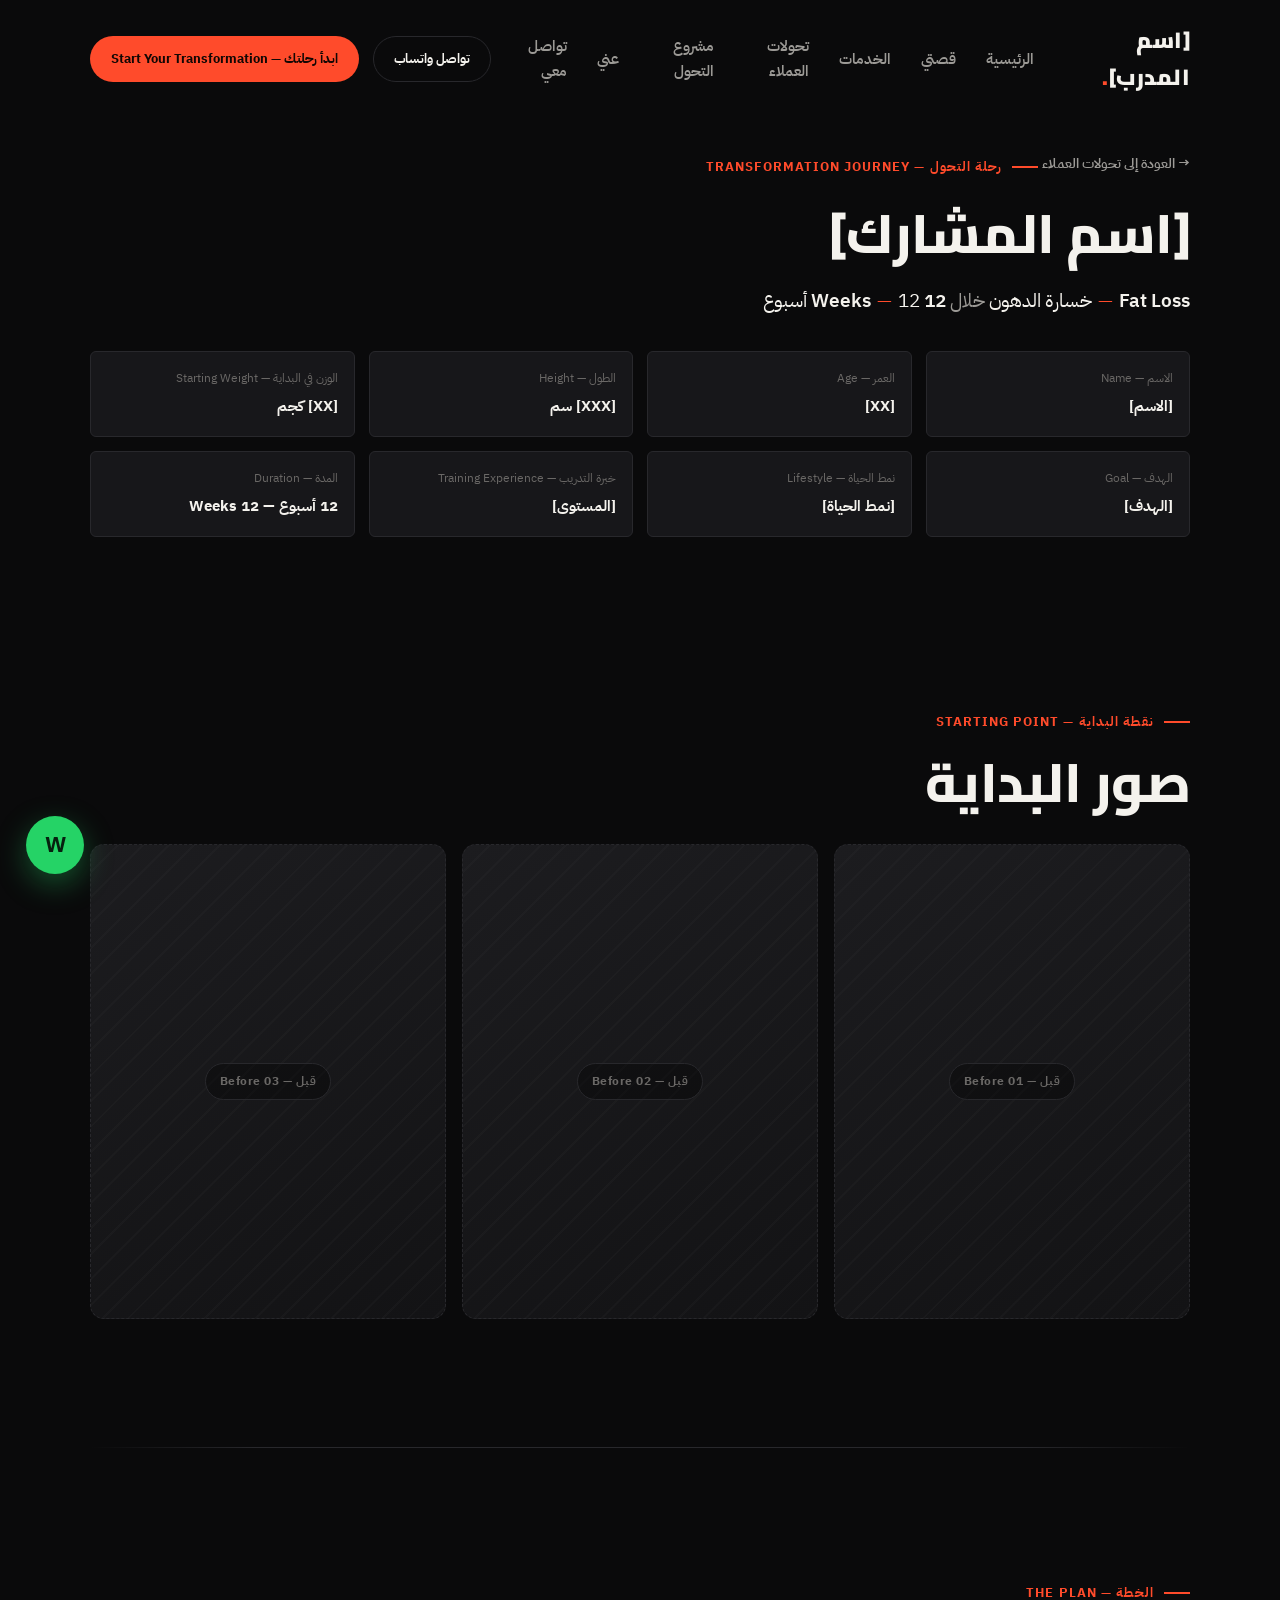
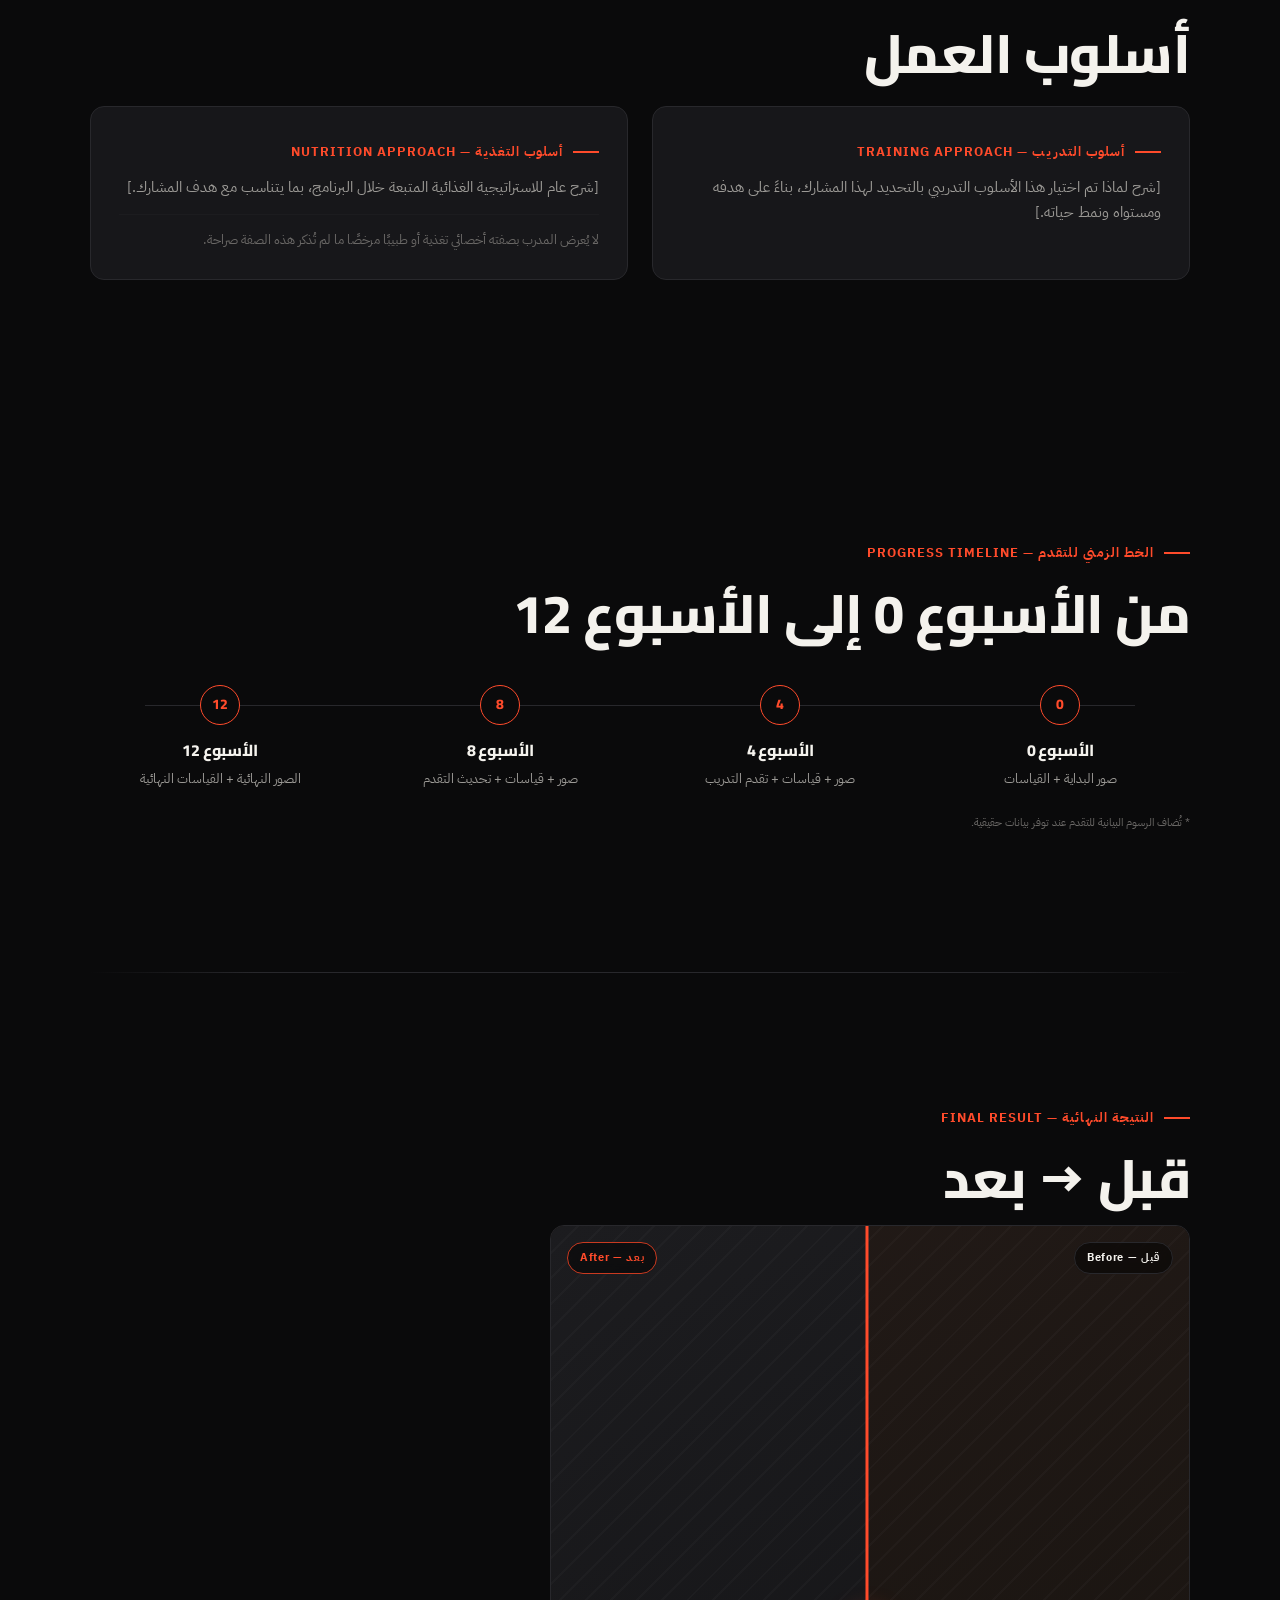
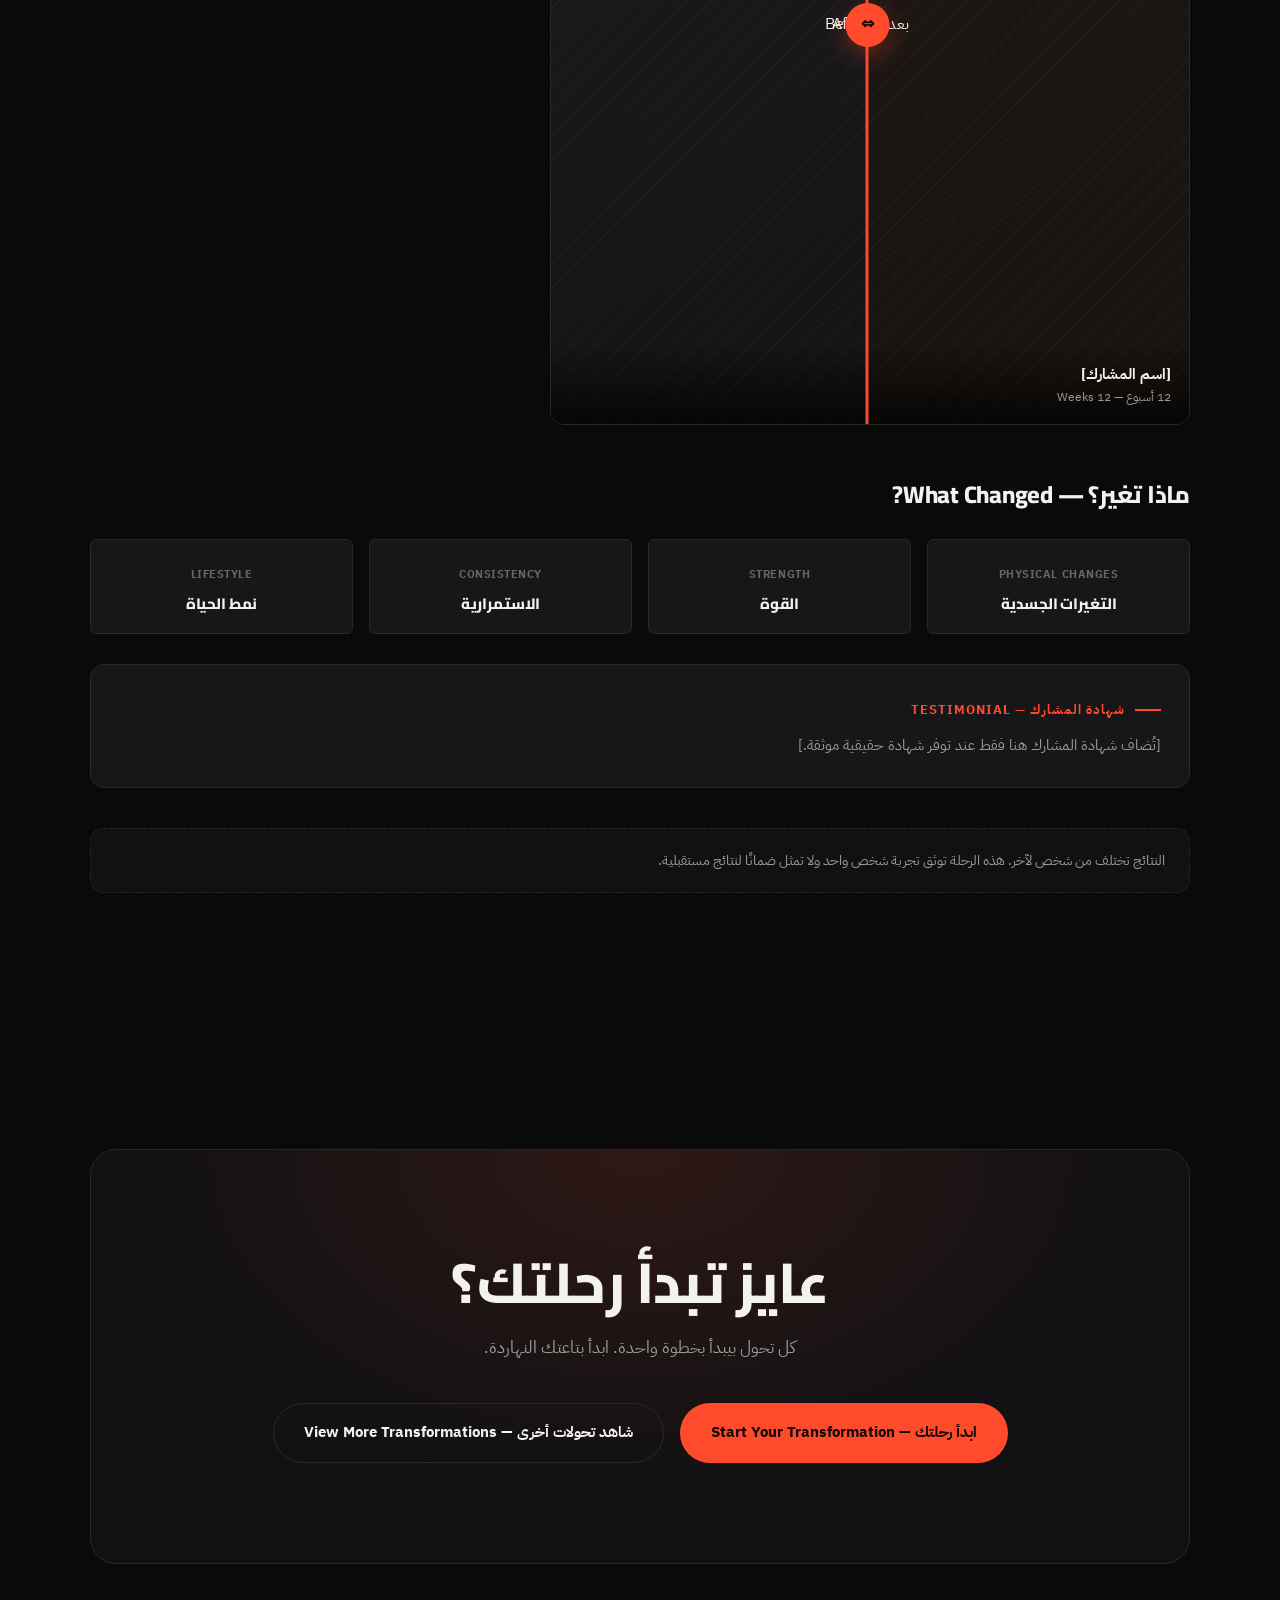
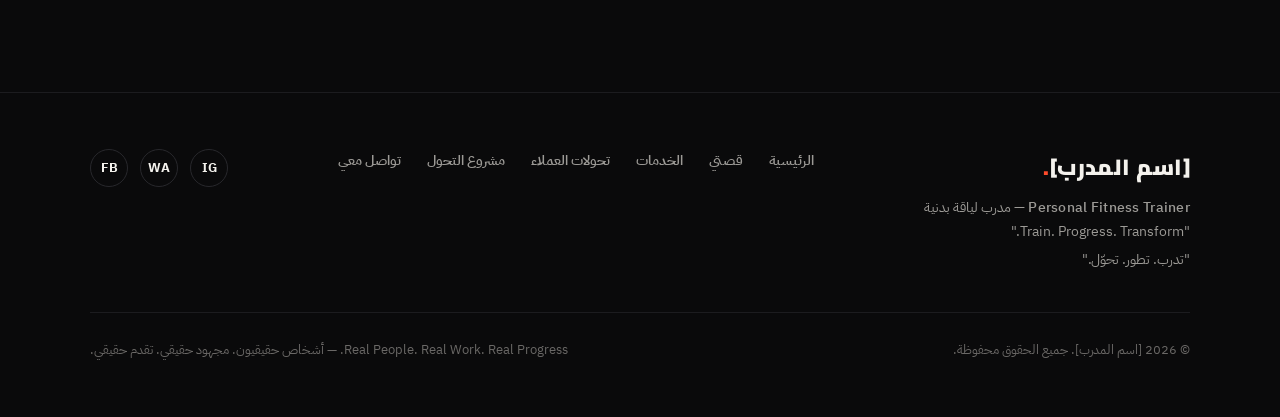
<file: journey.html>
<!DOCTYPE html>
<html lang="ar" dir="rtl">
<head>
<meta charset="UTF-8">
<meta name="viewport" content="width=device-width, initial-scale=1.0">
<title>رحلة التحول — Transformation Journey | [اسم المدرب]</title>
<link rel="stylesheet" href="styles.css">
<style>
  /* page-specific additions for the journey template */
  .journey-hero{ padding-top: 150px; padding-bottom: 40px; }
  .back-link{ display:inline-flex; align-items:center; gap:8px; color: var(--text-muted); font-weight:600; font-size:14px; margin-bottom: 26px; }
  .back-link:hover{ color: var(--accent); }
  .profile-grid{
    display:grid; grid-template-columns: repeat(4, 1fr); gap: 14px; margin-top: 34px;
  }
  .profile-field{ background: var(--bg-card); border:1px solid var(--border); border-radius: var(--radius-s); padding: 16px; }
  .profile-field .k{ font-size:12px; color: var(--text-faint); margin-bottom:6px; }
  .profile-field .v{ font-weight:700; font-size:15px; }
  @media (max-width: 900px){ .profile-grid{ grid-template-columns: repeat(2,1fr); } }

  .approach-grid{ display:grid; grid-template-columns: 1fr 1fr; gap: 24px; margin-top: 20px; }
  .approach-card{ background: var(--bg-card); border:1px solid var(--border); border-radius: var(--radius-m); padding: 28px; }
  .approach-card .eyebrow{ margin-bottom: 12px; }
  .approach-card p{ color: var(--text-muted); font-size:15px; margin:0; }
  .approach-note{ font-size:12.5px; color: var(--text-faint); margin-top:14px; border-top:1px solid var(--border-soft); padding-top:14px; }
  @media (max-width: 900px){ .approach-grid{ grid-template-columns: 1fr; } }

  .timeline{ display:grid; grid-template-columns: repeat(4,1fr); gap: 20px; margin-top: 40px; position:relative; }
  .timeline::before{ content:''; position:absolute; top:20px; inset-inline:5%; height:1px; background: var(--border); }
  .tl-step{ position:relative; text-align:center; }
  .tl-dot{ width:40px; height:40px; margin-inline:auto 0; margin: 0 auto 16px; border-radius:50%; background: var(--bg); border:1px solid var(--accent); color:var(--accent); display:flex; align-items:center; justify-content:center; font-family: var(--display); font-weight:800; font-size:14px; position:relative; z-index:1; }
  .tl-step h4{ font-family: var(--display); font-size:16px; margin-bottom:8px; }
  .tl-step p{ color: var(--text-muted); font-size:13px; margin:0; }
  @media (max-width: 900px){ .timeline{ grid-template-columns: 1fr; } .timeline::before{ inset-inline:20px; top:0; bottom:0; height:auto; width:1px; } }

  .changes-grid{ display:grid; grid-template-columns: repeat(4,1fr); gap: 16px; margin-top: 30px; }
  .change-card{ background: var(--bg-card); border:1px solid var(--border); border-radius: var(--radius-s); padding: 20px; text-align:center; }
  .change-card .en-line{ font-size:11px; color: var(--text-faint); font-weight:700; letter-spacing:0.05em; text-transform:uppercase; }
  .change-card h4{ font-size:15px; margin: 8px 0 0; }
  @media (max-width: 900px){ .changes-grid{ grid-template-columns: repeat(2,1fr); } }

  .disclaimer{
    margin-top: 40px; border: 1px dashed var(--border); border-radius: var(--radius-m);
    padding: 20px 24px; color: var(--text-muted); font-size: 14px; background: var(--bg-elevated);
  }
</style>
</head>
<body>

<!-- ================= NAV ================= -->
<nav class="nav" id="mainNav">
  <div class="wrap">
    <a href="index.html" class="logo">[اسم المدرب]<span class="dot">.</span></a>
    <div class="nav-links">
      <a href="index.html#home">الرئيسية</a>
      <a href="index.html#story">قصتي</a>
      <a href="index.html#services">الخدمات</a>
      <a href="index.html#clients">تحولات العملاء</a>
      <a href="index.html#project">مشروع التحول</a>
      <a href="index.html#about">عني</a>
      <a href="index.html#contact">تواصل معي</a>
    </div>
    <div class="nav-cta">
      <a href="index.html#contact" class="btn btn-ghost btn-sm">تواصل واتساب</a>
      <a href="index.html#contact" class="btn btn-primary btn-sm">ابدأ رحلتك — Start Your Transformation</a>
    </div>
    <button class="nav-burger" id="burgerBtn" aria-label="فتح القائمة">☰</button>
  </div>
</nav>

<div class="mobile-menu" id="mobileMenu">
  <a href="index.html#home">الرئيسية</a>
  <a href="index.html#story">قصتي</a>
  <a href="index.html#services">الخدمات</a>
  <a href="index.html#clients">تحولات العملاء</a>
  <a href="index.html#project">مشروع التحول</a>
  <a href="index.html#about">عني</a>
  <a href="index.html#contact">تواصل معي</a>
  <a href="index.html#contact" class="btn btn-primary">ابدأ رحلتك — Start Your Transformation</a>
</div>

<!-- ================= JOURNEY HERO ================= -->
<header class="journey-hero wrap">
  <a href="index.html#clients" class="back-link">→ العودة إلى تحولات العملاء</a>
  <div class="eyebrow">رحلة التحول — Transformation Journey</div>
  <h1 class="section-title">[اسم المشارك]</h1>
  <p class="section-sub" style="margin-bottom:0">
    <span class="term"><span class="en">Fat Loss</span><span class="sep">—</span><span class="ar">خسارة الدهون</span></span>
    خلال <span class="term"><span class="en">12 Weeks</span><span class="sep">—</span><span class="ar">12 أسبوع</span></span>
  </p>

  <!-- PARTICIPANT PROFILE -->
  <div class="profile-grid">
    <div class="profile-field"><div class="k">الاسم — Name</div><div class="v">[الاسم]</div></div>
    <div class="profile-field"><div class="k">العمر — Age</div><div class="v">[XX]</div></div>
    <div class="profile-field"><div class="k">الطول — Height</div><div class="v">[XXX] سم</div></div>
    <div class="profile-field"><div class="k">الوزن في البداية — Starting Weight</div><div class="v">[XX] كجم</div></div>
    <div class="profile-field"><div class="k">الهدف — Goal</div><div class="v">[الهدف]</div></div>
    <div class="profile-field"><div class="k">نمط الحياة — Lifestyle</div><div class="v">[نمط الحياة]</div></div>
    <div class="profile-field"><div class="k">خبرة التدريب — Training Experience</div><div class="v">[المستوى]</div></div>
    <div class="profile-field"><div class="k">المدة — Duration</div><div class="v">12 أسبوع — 12 Weeks</div></div>
  </div>
</header>

<!-- ================= STARTING POINT ================= -->
<section>
  <div class="wrap">
    <div class="eyebrow">نقطة البداية — Starting Point</div>
    <h2 class="section-title" style="margin-bottom:30px">صور البداية</h2>
    <div style="display:grid; grid-template-columns:repeat(3,1fr); gap:16px;">
      <div class="ph portrait"><span class="ph-tag">قبل — Before 01</span></div>
      <div class="ph portrait"><span class="ph-tag">قبل — Before 02</span></div>
      <div class="ph portrait"><span class="ph-tag">قبل — Before 03</span></div>
    </div>
  </div>
</section>

<div class="wrap"><div class="divider"></div></div>

<!-- ================= THE PLAN ================= -->
<section>
  <div class="wrap">
    <div class="eyebrow">الخطة — The Plan</div>
    <h2 class="section-title" style="margin-bottom:0">أسلوب العمل</h2>
    <div class="approach-grid">
      <div class="approach-card reveal">
        <div class="eyebrow" style="margin-bottom:12px">أسلوب التدريب — Training Approach</div>
        <p>[شرح لماذا تم اختيار هذا الأسلوب التدريبي بالتحديد لهذا المشارك، بناءً على هدفه ومستواه ونمط حياته.]</p>
      </div>
      <div class="approach-card reveal">
        <div class="eyebrow" style="margin-bottom:12px">أسلوب التغذية — Nutrition Approach</div>
        <p>[شرح عام للاستراتيجية الغذائية المتبعة خلال البرنامج، بما يتناسب مع هدف المشارك.]</p>
        <div class="approach-note">لا يُعرض المدرب بصفته أخصائي تغذية أو طبيبًا مرخصًا ما لم تُذكر هذه الصفة صراحة.</div>
      </div>
    </div>
  </div>
</section>

<!-- ================= PROGRESS TIMELINE ================= -->
<section>
  <div class="wrap">
    <div class="eyebrow">الخط الزمني للتقدم — Progress Timeline</div>
    <h2 class="section-title" style="margin-bottom:0">من الأسبوع 0 إلى الأسبوع 12</h2>
    <div class="timeline">
      <div class="tl-step reveal">
        <div class="tl-dot">0</div>
        <h4>الأسبوع 0</h4>
        <p>صور البداية + القياسات</p>
      </div>
      <div class="tl-step reveal">
        <div class="tl-dot">4</div>
        <h4>الأسبوع 4</h4>
        <p>صور + قياسات + تقدم التدريب</p>
      </div>
      <div class="tl-step reveal">
        <div class="tl-dot">8</div>
        <h4>الأسبوع 8</h4>
        <p>صور + قياسات + تحديث التقدم</p>
      </div>
      <div class="tl-step reveal">
        <div class="tl-dot">12</div>
        <h4>الأسبوع 12</h4>
        <p>الصور النهائية + القياسات النهائية</p>
      </div>
    </div>
    <p class="placeholder-flag" style="margin-top:24px">* تُضاف الرسوم البيانية للتقدم عند توفر بيانات حقيقية.</p>
  </div>
</section>

<div class="wrap"><div class="divider"></div></div>

<!-- ================= FINAL RESULT ================= -->
<section>
  <div class="wrap">
    <div class="eyebrow">النتيجة النهائية — Final Result</div>
    <h2 class="section-title">قبل → بعد</h2>
    <div class="ba-slider reveal" data-ba style="max-width:640px">
      <div class="ba-pane ba-after"><div class="ph-tag" style="position:relative;z-index:1">بعد — After</div></div>
      <div class="ba-clip" data-ba-clip><div class="ba-pane ba-before"><div class="ph-tag" style="position:relative;z-index:1">قبل — Before</div></div></div>
      <span class="ba-badge before-badge">قبل — Before</span>
      <span class="ba-badge after-badge">بعد — After</span>
      <div class="ba-handle" data-ba-handle></div>
      <div class="ba-caption"><div><div class="name">[اسم المشارك]</div><div class="meta">12 أسبوع — 12 Weeks</div></div></div>
    </div>

    <h3 style="margin-top:56px; font-size:24px;">ماذا تغير؟ — What Changed?</h3>
    <div class="changes-grid">
      <div class="change-card reveal"><span class="en-line">Physical Changes</span><h4>التغيرات الجسدية</h4></div>
      <div class="change-card reveal"><span class="en-line">Strength</span><h4>القوة</h4></div>
      <div class="change-card reveal"><span class="en-line">Consistency</span><h4>الاستمرارية</h4></div>
      <div class="change-card reveal"><span class="en-line">Lifestyle</span><h4>نمط الحياة</h4></div>
    </div>

    <div class="approach-card reveal" style="margin-top:30px;">
      <div class="eyebrow" style="margin-bottom:12px">شهادة المشارك — Testimonial</div>
      <p>[تُضاف شهادة المشارك هنا فقط عند توفر شهادة حقيقية موثقة.]</p>
    </div>

    <div class="disclaimer">
      النتائج تختلف من شخص لآخر. هذه الرحلة توثق تجربة شخص واحد ولا تمثل ضمانًا لنتائج مستقبلية.
    </div>
  </div>
</section>

<!-- ================= FINAL CTA ================= -->
<section>
  <div class="wrap">
    <div class="final-cta reveal">
      <h2>عايز تبدأ رحلتك؟</h2>
      <p>كل تحول بيبدأ بخطوة واحدة. ابدأ بتاعتك النهاردة.</p>
      <div class="final-actions">
        <a href="index.html#contact" class="btn btn-primary">ابدأ رحلتك — Start Your Transformation</a>
        <a href="index.html#clients" class="btn btn-ghost">شاهد تحولات أخرى — View More Transformations</a>
      </div>
    </div>
  </div>
</section>

<!-- ================= FOOTER ================= -->
<footer>
  <div class="wrap">
    <div class="foot-top">
      <div>
        <div class="logo">[اسم المدرب]<span class="dot">.</span></div>
        <div class="foot-tag">
          <span class="eng">Personal Fitness Trainer</span> — مدرب لياقة بدنية<br>
          "Train. Progress. Transform."
          <span class="ar">"تدرب. تطور. تحوّل."</span>
        </div>
      </div>
      <div class="foot-links">
        <a href="index.html#home">الرئيسية</a>
        <a href="index.html#story">قصتي</a>
        <a href="index.html#services">الخدمات</a>
        <a href="index.html#clients">تحولات العملاء</a>
        <a href="index.html#project">مشروع التحول</a>
        <a href="index.html#contact">تواصل معي</a>
      </div>
      <div class="foot-social">
        <a href="#" aria-label="Instagram">IG</a>
        <a href="#" aria-label="WhatsApp">WA</a>
        <a href="#" aria-label="Facebook">FB</a>
      </div>
    </div>
    <div class="foot-bottom">
      <span>© 2026 [اسم المدرب]. جميع الحقوق محفوظة.</span>
      <span>Real People. Real Work. Real Progress. — أشخاص حقيقيون. مجهود حقيقي. تقدم حقيقي.</span>
    </div>
  </div>
</footer>

<a href="index.html#contact" class="wa-float" aria-label="تواصل عبر واتساب">W</a>

<script src="script.js"></script>
</body>
</html>
</file>
<file: styles.css>
/* ============================================================
   DESIGN TOKENS
   Palette: near-black charcoal ground, ember accent (transformation
   / intensity), muted gold hairline (premium, sparing).
   Type: IBM Plex Sans Arabic + IBM Plex Sans for body/UI (one family
   across both scripts keeps the constant EN—AR pairing calm and
   consistent). Cairo (800) for display headlines — a bolder, more
   geometric Arabic voice reserved for moments that need weight.
   ============================================================ */

@import url('https://fonts.googleapis.com/css2?family=Cairo:wght@600;700;800;900&family=IBM+Plex+Sans+Arabic:wght@300;400;500;600;700&family=IBM+Plex+Sans:wght@400;500;600;700&display=swap');

:root{
  --bg:            #0a0a0b;
  --bg-elevated:   #111113;
  --bg-card:       #17171a;
  --bg-card-hover: #1d1d20;
  --border:        #28282c;
  --border-soft:   #1c1c1f;

  --text:          #f4f2ed;
  --text-muted:    #9c9a96;
  --text-faint:    #6a6866;

  --accent:        #ff4b2b;
  --accent-dim:    #c93a20;
  --accent-soft:   rgba(255, 75, 43, 0.12);
  --accent-glow:   rgba(255, 75, 43, 0.35);

  --gold:          #c9a227;
  --gold-soft:     rgba(201, 162, 39, 0.16);

  --radius-s:  6px;
  --radius-m:  14px;
  --radius-l:  26px;

  --display: 'Cairo', 'IBM Plex Sans Arabic', sans-serif;
  --body-ar: 'IBM Plex Sans Arabic', 'IBM Plex Sans', sans-serif;

  --container: 1180px;
  --section-y: clamp(72px, 10vw, 148px);
}

*, *::before, *::after{ box-sizing: border-box; }
html{ scroll-behavior: smooth; }
@media (prefers-reduced-motion: reduce){
  html{ scroll-behavior: auto; }
  *{ animation-duration: 0.001ms !important; animation-iteration-count: 1 !important; transition-duration: 0.001ms !important; }
}

body{
  margin: 0;
  background: var(--bg);
  color: var(--text);
  font-family: var(--body-ar);
  direction: rtl;
  text-align: right;
  line-height: 1.7;
  -webkit-font-smoothing: antialiased;
  overflow-x: hidden;
}

img, svg{ display:block; max-width:100%; }
a{ color: inherit; text-decoration:none; }
ul{ margin:0; padding:0; list-style:none; }
button{ font-family: inherit; cursor:pointer; }
:focus-visible{ outline: 2px solid var(--accent); outline-offset: 3px; }

.wrap{
  max-width: var(--container);
  margin-inline: auto;
  padding-inline: clamp(20px, 5vw, 40px);
}

.eng{
  font-family: var(--body-ar);
  color: var(--text-muted);
  font-weight: 500;
  letter-spacing: 0.02em;
}

/* bilingual term pairing: EN — AR shown together */
.term{ white-space: normal; }
.term .en{ color: var(--text); font-weight: 600; }
.term .sep{ color: var(--accent); padding-inline: 6px; }
.term .ar{ color: var(--text); }

.eyebrow{
  display:inline-flex; align-items:center; gap:10px;
  font-size: 13px; font-weight: 700; letter-spacing: 0.08em;
  color: var(--accent); text-transform: uppercase;
  margin-bottom: 18px;
}
.eyebrow::before{
  content:''; width: 26px; height:2px; background: var(--accent);
}

h1,h2,h3,h4{
  font-family: var(--display);
  font-weight: 800;
  margin: 0;
  line-height: 1.18;
  letter-spacing: -0.01em;
}

.section-title{
  font-size: clamp(32px, 4.6vw, 54px);
  margin-bottom: 14px;
}
.section-sub{
  color: var(--text-muted);
  font-size: clamp(16px, 1.8vw, 19px);
  max-width: 640px;
  margin-bottom: 56px;
}
.section-head{ margin-bottom: 8px; }
.section-head.center{ text-align:center; margin-inline:auto; }
.section-head.center .section-sub{ margin-inline:auto; }

section{ padding-block: var(--section-y); position: relative; }
.divider{
  height:1px; width:100%;
  background: linear-gradient(90deg, transparent, var(--border) 15%, var(--border) 85%, transparent);
}

/* ---------- buttons ---------- */
.btn{
  display:inline-flex; align-items:center; justify-content:center; gap:10px;
  padding: 16px 30px;
  border-radius: 999px;
  font-weight: 700;
  font-size: 15px;
  border: 1px solid transparent;
  transition: transform .25s ease, box-shadow .25s ease, background .25s ease, border-color .25s ease;
  white-space: nowrap;
}
.btn-primary{
  background: var(--accent);
  color: #120704;
}
.btn-primary:hover{ transform: translateY(-2px); box-shadow: 0 12px 32px var(--accent-glow); }
.btn-ghost{
  background: transparent;
  border-color: var(--border);
  color: var(--text);
}
.btn-ghost:hover{ border-color: var(--accent); color: var(--accent); transform: translateY(-2px); }
.btn-sm{ padding: 11px 20px; font-size: 13px; }

/* ---------- nav ---------- */
.nav{
  position: fixed; inset-inline:0; top:0; z-index: 100;
  padding-block: 22px;
  transition: padding .3s ease, background .3s ease, border-color .3s ease;
  border-bottom: 1px solid transparent;
}
.nav.scrolled{
  padding-block: 13px;
  background: rgba(10,10,11,0.86);
  backdrop-filter: blur(14px);
  border-color: var(--border-soft);
}
.nav .wrap{ display:flex; align-items:center; justify-content:space-between; gap: 24px; }
.logo{ font-family: var(--display); font-weight: 900; font-size: 22px; letter-spacing: 0.02em; }
.logo .dot{ color: var(--accent); }

.nav-links{ display:flex; align-items:center; gap: 30px; }
.nav-links a{
  font-size: 15px; font-weight: 600; color: var(--text-muted);
  position: relative; padding-block: 4px;
  transition: color .2s ease;
}
.nav-links a:hover{ color: var(--text); }
.nav-links a::after{
  content:''; position:absolute; right:0; bottom:-2px; height:2px; width:0;
  background: var(--accent); transition: width .25s ease;
}
.nav-links a:hover::after{ width:100%; }

.nav-cta{ display:flex; align-items:center; gap:14px; }
.nav-burger{
  display:none; width:42px; height:42px; border-radius:50%;
  border:1px solid var(--border); background: transparent;
  color: var(--text); align-items:center; justify-content:center;
}

.mobile-menu{
  position: fixed; inset:0; z-index: 99;
  background: var(--bg);
  display:flex; flex-direction:column; align-items:center; justify-content:center; gap: 28px;
  transform: translateY(-100%);
  transition: transform .4s cubic-bezier(.7,0,.2,1);
}
.mobile-menu.open{ transform: translateY(0); }
.mobile-menu a{ font-family: var(--display); font-size: 26px; font-weight: 800; }
.mobile-menu .btn{ margin-top: 10px; }

@media (max-width: 900px){
  .nav-links, .nav-cta .btn-ghost{ display:none; }
  .nav-burger{ display:flex; }
}

/* ---------- hero ---------- */
.hero{
  min-height: 100svh;
  display:flex; align-items:flex-end;
  position: relative;
  padding-top: 140px;
  padding-bottom: clamp(48px, 8vw, 96px);
  overflow:hidden;
}
.hero-bg{
  position:absolute; inset:0; z-index:0;
  background:
    radial-gradient(120% 90% at 75% 0%, rgba(255,75,43,0.16), transparent 55%),
    linear-gradient(180deg, rgba(10,10,11,0.2) 0%, rgba(10,10,11,0.55) 55%, var(--bg) 96%),
    repeating-linear-gradient(135deg, #1a1a1c 0 2px, #141416 2px 46px);
}
.hero-bg .ph-label{ position:absolute; inset:0; display:flex; align-items:center; justify-content:center; }
.hero-inner{ position: relative; z-index: 1; width:100%; }
.hero-grid{ display:grid; grid-template-columns: 1.15fr 0.85fr; gap: 60px; align-items:end; }
.hero h1{
  font-size: clamp(44px, 6.4vw, 92px);
  margin-bottom: 26px;
}
.hero h1 .accent{ color: var(--accent); }
.hero-sub{
  font-size: clamp(17px, 2vw, 21px);
  color: var(--text-muted);
  max-width: 520px;
  margin-bottom: 40px;
}
.hero-actions{ display:flex; gap: 16px; flex-wrap:wrap; margin-bottom: 56px; }
.hero-tags{ display:flex; gap: 12px; flex-wrap:wrap; }
.tag{
  font-size: 13px; font-weight: 600; color: var(--text-muted);
  border: 1px solid var(--border); border-radius: 999px;
  padding: 8px 16px;
}
.hero-stat-card{
  background: var(--bg-card); border:1px solid var(--border);
  border-radius: var(--radius-l);
  padding: 28px;
  align-self: end;
}
.hero-stat-card .num{ font-family: var(--display); font-size: 46px; font-weight: 900; color: var(--accent); }
.hero-stat-card .lbl{ color: var(--text-muted); font-size: 14px; margin-top: 4px; }
.hero-stat-row{ display:flex; justify-content:space-between; padding-block:16px; border-top:1px solid var(--border-soft); }
.hero-stat-row:first-child{ border-top:none; padding-top:0; }

@media (max-width: 900px){
  .hero-grid{ grid-template-columns: 1fr; }
  .hero{ align-items: center; padding-top:120px; }
}

/* ---------- placeholder media ---------- */
.ph{
  position: relative;
  background:
    linear-gradient(160deg, #1c1c1f, #131315);
  border: 1px dashed var(--border);
  border-radius: var(--radius-m);
  display:flex; align-items:center; justify-content:center;
  overflow: hidden;
  color: var(--text-faint);
  min-height: 220px;
}
.ph::before{
  content:''; position:absolute; inset:0;
  background: repeating-linear-gradient(135deg, rgba(255,255,255,0.02) 0 2px, transparent 2px 18px);
}
.ph .ph-tag{
  position: relative; z-index:1;
  font-size: 12px; font-weight: 700; letter-spacing: 0.04em;
  color: var(--text-faint);
  border: 1px solid var(--border); border-radius: 999px;
  padding: 7px 14px;
  background: rgba(0,0,0,0.35);
}
.ph.tall{ min-height: 460px; }
.ph.square{ aspect-ratio: 1/1; min-height: 0; }
.ph.wide{ aspect-ratio: 16/10; min-height: 0; }
.ph.portrait{ aspect-ratio: 3/4; min-height: 0; }

/* ---------- before/after slider (signature element) ---------- */
.ba-slider{
  position: relative;
  border-radius: var(--radius-m);
  overflow: hidden;
  aspect-ratio: 4/5;
  border: 1px solid var(--border);
  user-select: none;
  touch-action: pan-y;
}
.ba-slider .ba-pane{
  position:absolute; inset:0;
  display:flex; align-items:center; justify-content:center;
}
.ba-slider .ba-after{
  background: linear-gradient(160deg, #221a17, #17130f);
}
.ba-slider .ba-before{
  background: linear-gradient(160deg, #1c1c1f, #131315);
}
.ba-slider .ba-before::before, .ba-slider .ba-after::before{
  content:''; position:absolute; inset:0;
  background: repeating-linear-gradient(135deg, rgba(255,255,255,0.025) 0 2px, transparent 2px 18px);
}
.ba-slider .ba-clip{
  position:absolute; inset:0; overflow:hidden;
  clip-path: inset(0 0 0 var(--pos, 50%));
}
[dir="rtl"] .ba-slider .ba-clip{ clip-path: inset(0 var(--pos, 50%) 0 0); }
.ba-badge{
  position:absolute; top:16px; z-index:2;
  font-size:11px; font-weight:800; letter-spacing:0.06em;
  padding:6px 12px; border-radius:999px;
  background: rgba(0,0,0,0.5); backdrop-filter: blur(6px);
  border:1px solid var(--border);
}
.ba-badge.before-badge{ right:16px; }
.ba-badge.after-badge{ left:16px; color:var(--accent); border-color: var(--accent-dim); }
.ba-handle{
  position:absolute; top:0; bottom:0; left: var(--pos, 50%);
  width: 3px; background: var(--accent);
  transform: translateX(1.5px);
  z-index: 3; cursor: ew-resize;
}
[dir="rtl"] .ba-handle{ left: auto; right: var(--pos, 50%); transform: translateX(-1.5px); }
.ba-handle::after{
  content: '⇔';
  position:absolute; top:50%; left:50%; transform: translate(-50%,-50%);
  width: 44px; height: 44px; border-radius:50%;
  background: var(--accent); color: #140803;
  display:flex; align-items:center; justify-content:center;
  font-size: 16px; font-weight: 900;
  box-shadow: 0 8px 24px var(--accent-glow);
}
.ba-caption{
  position:absolute; bottom:0; inset-inline:0; z-index:2;
  padding: 18px 18px 16px;
  background: linear-gradient(0deg, rgba(0,0,0,0.72), transparent);
  display:flex; justify-content:space-between; align-items:flex-end; gap:10px;
}
.ba-caption .name{ font-weight:700; font-size:15px; }
.ba-caption .meta{ font-size:12px; color: var(--text-muted); }

/* ---------- my transformation ---------- */
.mt-grid{ display:grid; grid-template-columns: 0.9fr 1.1fr; gap: 64px; align-items:center; }
.mt-story p{ color: var(--text-muted); margin: 0 0 16px; font-size: 16px; }
.mt-stats{ display:grid; grid-template-columns: repeat(2,1fr); gap: 14px; margin-top: 32px; }
.mt-stat{ background: var(--bg-card); border:1px solid var(--border); border-radius: var(--radius-s); padding: 18px; }
.mt-stat .v{ font-family: var(--display); font-weight:800; font-size: 24px; color: var(--accent); }
.mt-stat .k{ color: var(--text-muted); font-size: 13px; margin-top:2px; }
@media (max-width: 900px){ .mt-grid{ grid-template-columns:1fr; gap: 40px; } }

/* ---------- about ---------- */
.about-grid{ display:grid; grid-template-columns: 0.8fr 1.2fr; gap: 64px; align-items:center; }
.about-list{ margin-top: 24px; display:flex; flex-direction:column; gap: 14px; }
.about-list li{ display:flex; gap:12px; color: var(--text-muted); align-items:flex-start; }
.about-list .ic{ flex:none; width:8px; height:8px; border-radius:50%; background:var(--accent); margin-top:10px; }
.about-stats{ display:flex; gap: 14px; margin-top: 40px; flex-wrap:wrap; }
.about-stat{ text-align:center; padding: 20px 26px; border:1px solid var(--border); border-radius: var(--radius-m); background: var(--bg-card); }
.about-stat .v{ font-family: var(--display); font-weight:900; font-size: 30px; color: var(--gold); }
.about-stat .k{ font-size: 12px; color: var(--text-faint); margin-top: 4px; }
.placeholder-flag{ font-size:11px; color: var(--text-faint); margin-top:8px; }
@media (max-width: 900px){ .about-grid{ grid-template-columns:1fr; gap: 36px; } }

/* ---------- services ---------- */
.service-grid{ display:grid; grid-template-columns: repeat(3, 1fr); gap: 22px; }
.service-card{
  background: var(--bg-card); border:1px solid var(--border);
  border-radius: var(--radius-m); padding: 32px 26px;
  transition: transform .3s ease, border-color .3s ease, background .3s ease;
}
.service-card:hover{ transform: translateY(-6px); border-color: var(--accent-dim); background: var(--bg-card-hover); }
.service-card .num{ font-family: var(--display); font-size:14px; color: var(--text-faint); font-weight:800; }
.service-card h3{ font-size: 20px; margin: 14px 0 10px; }
.service-card p{ color: var(--text-muted); font-size: 14.5px; margin:0; }
@media (max-width: 900px){ .service-grid{ grid-template-columns: 1fr; } }
@media (min-width:901px) and (max-width:1100px){ .service-grid{ grid-template-columns: repeat(2,1fr); } }

/* ---------- client transformations ---------- */
.client-grid{ display:grid; grid-template-columns: repeat(3, 1fr); gap: 26px; }
.client-card{ display:flex; flex-direction:column; gap:16px; }
.client-tags{ display:flex; gap:8px; flex-wrap:wrap; }
.client-card .view{ margin-top:4px; font-weight:700; font-size:14px; color: var(--accent); display:inline-flex; align-items:center; gap:8px; }
.client-card .view::after{ content:'←'; transition: transform .2s ease; }
.client-card:hover .view::after{ transform: translateX(-4px); }
@media (max-width: 980px){ .client-grid{ grid-template-columns: 1fr; } }

/* ---------- 12-week project ---------- */
.project-band{
  background: linear-gradient(180deg, var(--bg-elevated), var(--bg));
  border-top: 1px solid var(--border-soft); border-bottom: 1px solid var(--border-soft);
}
.project-tagline{
  font-family: var(--display); font-weight:700;
  font-size: clamp(20px, 2.6vw, 30px);
  color: var(--text-muted);
  margin-bottom: 60px;
}
.project-tagline b{ color: var(--text); font-weight:800; }
.project-grid{ display:grid; grid-template-columns: repeat(3,1fr); gap: 24px; }
.project-card{
  border: 1px solid var(--border); border-radius: var(--radius-l);
  padding: 30px; background: var(--bg-card);
  display:flex; flex-direction:column; gap: 18px;
  position: relative;
}
.project-card .idx{
  font-family: var(--display); font-weight:900; font-size:15px;
  color: var(--accent); letter-spacing:0.04em;
}
.project-card h3{ font-size: 22px; }
.project-card .field{ display:flex; justify-content:space-between; border-top:1px solid var(--border-soft); padding-top:12px; font-size:14px; }
.project-card .field .k{ color: var(--text-faint); }
.project-card .field .v{ color: var(--text); font-weight:600; }
@media (max-width: 980px){ .project-grid{ grid-template-columns:1fr; } }

/* ---------- philosophy ---------- */
.phil-grid{ display:grid; grid-template-columns: repeat(4,1fr); gap: 2px; background: var(--border); border-radius: var(--radius-m); overflow:hidden; }
.phil-card{ background: var(--bg); padding: 34px 26px; }
.phil-card .idx{ font-family: var(--display); font-weight:900; color: var(--gold); font-size: 15px; }
.phil-card h3{ font-size: 19px; margin: 16px 0 6px; }
.phil-card .en-line{ font-size:12px; color: var(--text-faint); font-weight:700; letter-spacing:0.06em; text-transform:uppercase; }
.phil-card p{ color: var(--text-muted); font-size: 14px; margin: 10px 0 0; }
@media (max-width: 900px){ .phil-grid{ grid-template-columns: 1fr 1fr; } }
@media (max-width: 560px){ .phil-grid{ grid-template-columns: 1fr; } }

/* ---------- gallery ---------- */
.gallery-tabs{ display:flex; gap: 10px; margin-bottom: 32px; flex-wrap:wrap; }
.gtab{
  padding: 10px 20px; border-radius:999px; border:1px solid var(--border);
  background: transparent; color: var(--text-muted); font-weight:600; font-size:14px;
  transition: all .2s ease;
}
.gtab.active, .gtab:hover{ border-color: var(--accent); color: var(--text); background: var(--accent-soft); }
.gallery-grid{
  display:grid; grid-template-columns: repeat(4, 1fr); gap: 14px;
  grid-auto-rows: 10px;
}
.gallery-grid .ph{ border-radius: var(--radius-s); }
.g1{ grid-row: span 22; } .g2{ grid-row: span 30; } .g3{ grid-row: span 26; } .g4{ grid-row: span 18; }
@media (max-width: 900px){ .gallery-grid{ grid-template-columns: repeat(2,1fr); } }

/* ---------- testimonials ---------- */
.testi-grid{ display:grid; grid-template-columns: repeat(3,1fr); gap: 22px; }
.testi-card{ background: var(--bg-card); border:1px solid var(--border); border-radius: var(--radius-m); padding: 28px; display:flex; flex-direction:column; gap:16px; }
.testi-top{ display:flex; align-items:center; gap:14px; }
.testi-avatar{ width:52px; height:52px; border-radius:50%; }
.testi-name{ font-weight:700; font-size:15px; }
.testi-dur{ font-size:12.5px; color: var(--text-faint); }
.testi-quote{ color: var(--text-muted); font-size:14.5px; margin:0; }
@media (max-width: 980px){ .testi-grid{ grid-template-columns:1fr; } }

/* ---------- how it works ---------- */
.hiw-track{ position:relative; display:grid; grid-template-columns: repeat(4,1fr); gap: 24px; }
.hiw-track::before{
  content:''; position:absolute; top:22px; inset-inline:6%;
  height:1px; background: var(--border);
}
.hiw-step{ position:relative; }
.hiw-num{
  width:44px; height:44px; border-radius:50%; background: var(--bg);
  border:1px solid var(--accent); color: var(--accent);
  display:flex; align-items:center; justify-content:center;
  font-family: var(--display); font-weight:800; font-size:15px;
  margin-bottom: 20px; position:relative; z-index:1;
}
.hiw-step h3{ font-size: 18px; margin-bottom:6px; }
.hiw-step .en-line{ font-size:11.5px; color:var(--text-faint); font-weight:700; letter-spacing:0.05em; text-transform:uppercase; display:block; margin-bottom:8px; }
.hiw-step p{ color: var(--text-muted); font-size: 14px; margin:0; }
@media (max-width: 900px){
  .hiw-track{ grid-template-columns: 1fr; gap: 30px; }
  .hiw-track::before{ inset-inline:22px; top:0; bottom:0; height:auto; width:1px; }
}

/* ---------- faq ---------- */
.faq-list{ max-width: 780px; }
.faq-item{ border-bottom: 1px solid var(--border-soft); }
.faq-q{
  width:100%; background:none; border:none; color: var(--text);
  display:flex; justify-content:space-between; align-items:center;
  padding: 24px 0; font-size: 17px; font-weight:700; text-align:right; font-family: inherit;
}
.faq-q .plus{ flex:none; width:26px; height:26px; border-radius:50%; border:1px solid var(--border); display:flex; align-items:center; justify-content:center; transition: transform .3s ease, border-color .3s ease; color: var(--accent); font-size:16px; }
.faq-item.open .faq-q .plus{ transform: rotate(45deg); border-color: var(--accent); }
.faq-a{ max-height:0; overflow:hidden; transition: max-height .35s ease; }
.faq-a p{ color: var(--text-muted); font-size:15px; padding-bottom: 22px; margin:0; max-width: 640px; }

/* ---------- final cta ---------- */
.final-cta{
  text-align:center;
  border-radius: var(--radius-l);
  border: 1px solid var(--border);
  background:
    radial-gradient(80% 140% at 50% 0%, var(--accent-soft), transparent 60%),
    var(--bg-elevated);
  padding: clamp(56px, 8vw, 100px) clamp(24px, 6vw, 60px);
}
.final-cta h2{ font-size: clamp(32px, 5vw, 56px); margin-bottom: 18px; }
.final-cta p{ color: var(--text-muted); font-size: 17px; max-width: 520px; margin: 0 auto 40px; }
.final-actions{ display:flex; gap:16px; justify-content:center; flex-wrap:wrap; }

/* ---------- contact ---------- */
.contact-grid{ display:grid; grid-template-columns: 0.85fr 1.15fr; gap: 60px; }
.contact-channels{ display:flex; flex-direction:column; gap: 14px; margin-top: 30px; }
.channel{
  display:flex; align-items:center; gap:14px;
  padding: 16px 18px; border:1px solid var(--border); border-radius: var(--radius-m);
  background: var(--bg-card);
  transition: border-color .2s ease, transform .2s ease;
}
.channel:hover{ border-color: var(--accent-dim); transform: translateX(-4px); }
[dir="rtl"] .channel:hover{ transform: translateX(4px); }
.channel .ic{ width:38px; height:38px; border-radius:50%; background: var(--accent-soft); color:var(--accent); display:flex; align-items:center; justify-content:center; font-weight:800; flex:none; }
.channel .lbl{ font-size:12px; color: var(--text-faint); }
.channel .val{ font-weight:700; font-size:15px; }

.form{ display:flex; flex-direction:column; gap: 16px; }
.form-row{ display:grid; grid-template-columns:1fr 1fr; gap:16px; }
.field-wrap label{ display:block; font-size:13px; color: var(--text-muted); margin-bottom:8px; font-weight:600; }
.field-wrap input, .field-wrap textarea{
  width:100%; background: var(--bg-card); border:1px solid var(--border); border-radius: var(--radius-s);
  padding: 14px 16px; color: var(--text); font-family: inherit; font-size:15px;
  transition: border-color .2s ease;
}
.field-wrap input:focus, .field-wrap textarea:focus{ border-color: var(--accent); outline:none; }
.field-wrap textarea{ resize: vertical; min-height:110px; }
@media (max-width: 900px){ .contact-grid{ grid-template-columns:1fr; gap:40px; } .form-row{ grid-template-columns:1fr; } }

/* ---------- footer ---------- */
footer{ padding-block: 56px; border-top: 1px solid var(--border-soft); }
.foot-top{ display:flex; justify-content:space-between; align-items:flex-start; gap:40px; flex-wrap:wrap; margin-bottom: 40px; }
.foot-tag{ color: var(--text-muted); font-size:14px; margin-top:10px; }
.foot-tag .ar{ display:block; margin-top:4px; }
.foot-links{ display:flex; gap: 26px; flex-wrap:wrap; }
.foot-links a{ color: var(--text-muted); font-size:14px; font-weight:600; }
.foot-links a:hover{ color: var(--accent); }
.foot-social{ display:flex; gap:12px; }
.foot-social a{ width:38px; height:38px; border-radius:50%; border:1px solid var(--border); display:flex; align-items:center; justify-content:center; font-size:13px; font-weight:700; }
.foot-social a:hover{ border-color:var(--accent); color:var(--accent); }
.foot-bottom{ display:flex; justify-content:space-between; gap:16px; flex-wrap:wrap; color: var(--text-faint); font-size:13px; padding-top: 26px; border-top:1px solid var(--border-soft); }

/* ---------- whatsapp floating button ---------- */
.wa-float{
  position: fixed; bottom: 26px; left: 26px; z-index: 90;
  width: 58px; height:58px; border-radius:50%;
  background: #25D366; color:#06210f;
  display:flex; align-items:center; justify-content:center;
  font-weight:900; font-size: 22px;
  box-shadow: 0 10px 30px rgba(37,211,102,0.35);
  transition: transform .25s ease;
}
.wa-float:hover{ transform: scale(1.08); }

/* ---------- reveal animation ---------- */
.reveal{ opacity:0; transform: translateY(28px); transition: opacity .7s ease, transform .7s ease; }
.reveal.in{ opacity:1; transform:none; }

/* ---------- misc ---------- */
.container-narrow{ max-width: 760px; }
.badge-note{
  display:inline-block; font-size:12.5px; color: var(--text-faint);
  border:1px dashed var(--border); border-radius: 999px; padding: 6px 14px; margin-top: 16px;
}

/* ============================================================
   SMALL-PHONE REFINEMENTS (≤480px)
   Tightens spacing and stacks actions so nothing crowds or
   overflows on narrow screens (iPhone SE and similar).
   ============================================================ */
@media (max-width: 480px){
  :root{ --section-y: 56px; }
  .wrap{ padding-inline: 16px; }

  .hero{ padding-top: 108px; }
  .hero-actions, .final-actions{ flex-direction: column; align-items: stretch; }
  .hero-actions .btn, .final-actions .btn{ width: 100%; }
  .hero-stat-card{ padding: 20px; }

  .btn{ padding: 14px 22px; font-size: 14px; }

  .service-grid, .client-grid, .project-grid, .testi-grid{ gap: 16px; }
  .gallery-grid{ grid-template-columns: 1fr 1fr; gap: 10px; }

  .mt-stats, .form-row{ grid-template-columns: 1fr 1fr; }

  .final-cta{ padding: 44px 20px; }
  .contact-channels{ gap: 10px; }
  .channel{ padding: 13px 14px; }

  .wa-float{ width: 50px; height: 50px; bottom: 18px; left: 18px; font-size: 18px; }

  .foot-top{ flex-direction: column; gap: 26px; }
  .foot-bottom{ flex-direction: column; align-items: flex-start; gap: 8px; }
}
</file>
